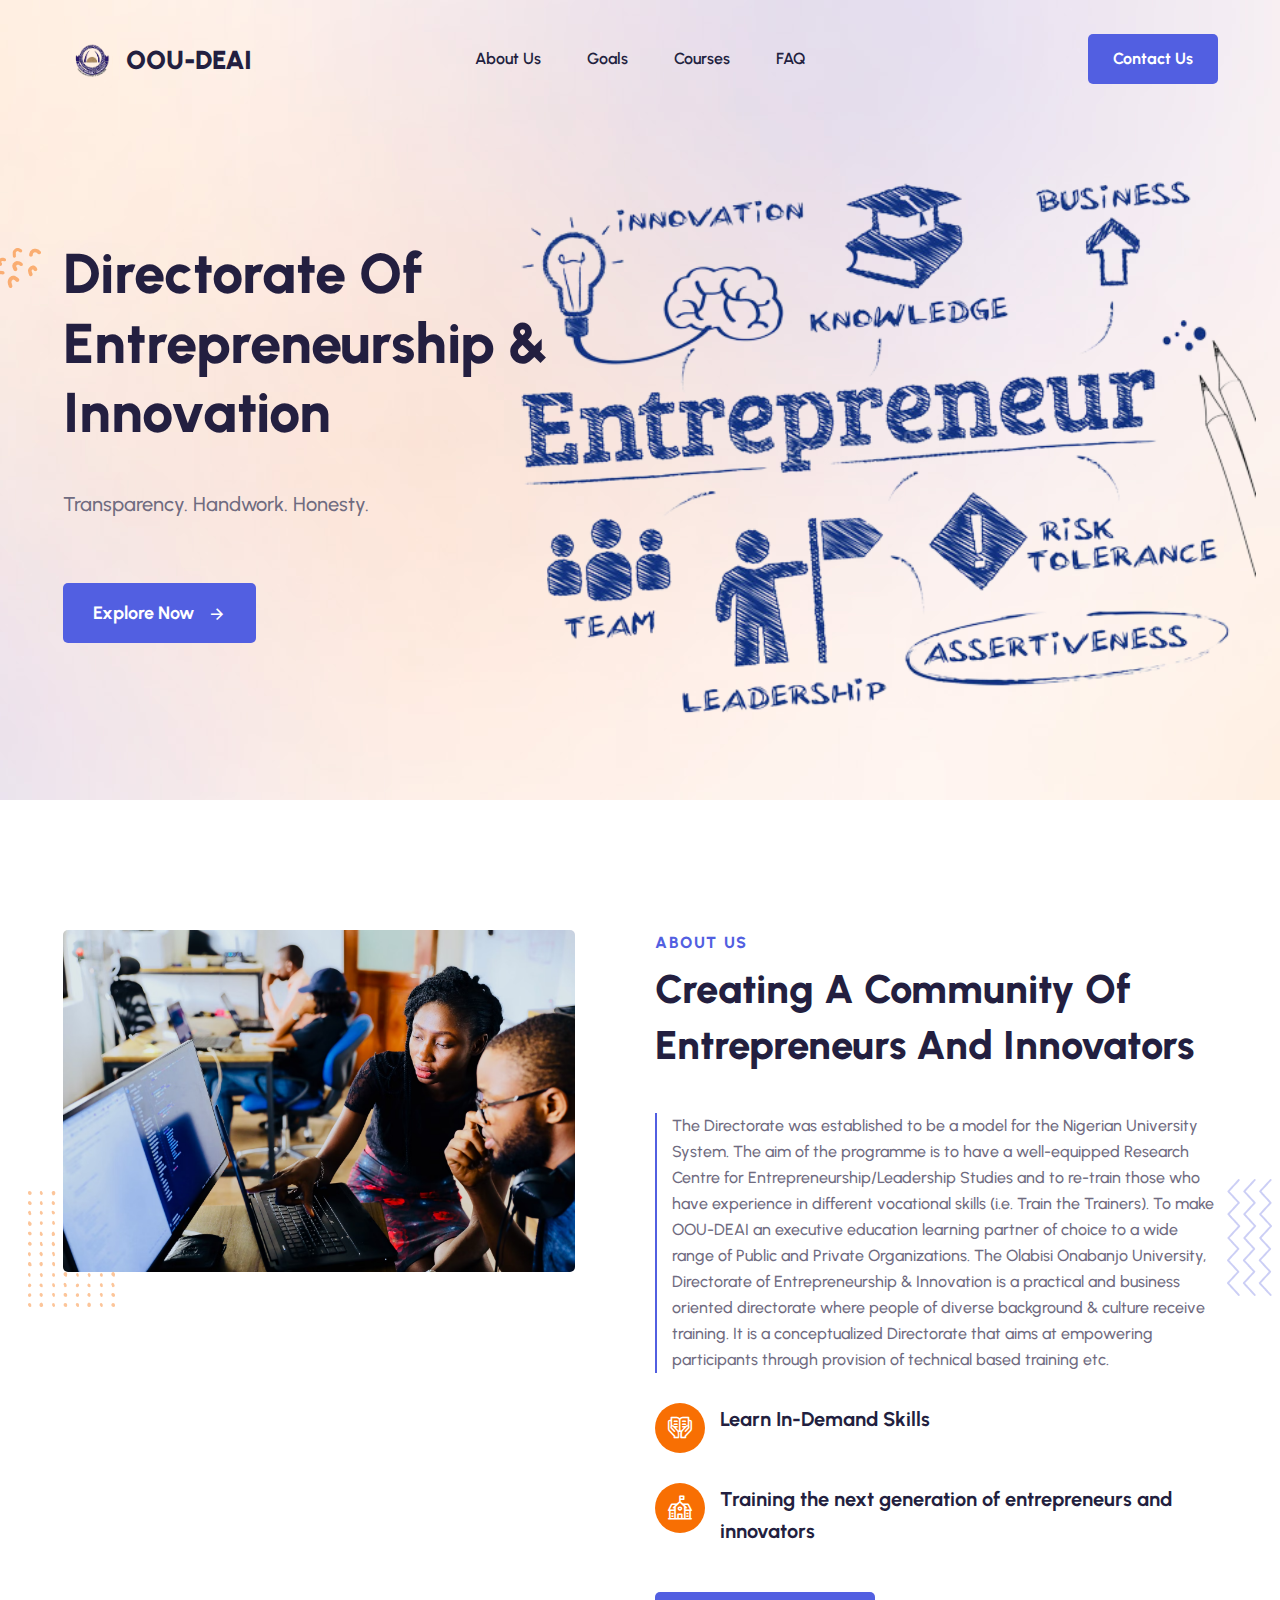
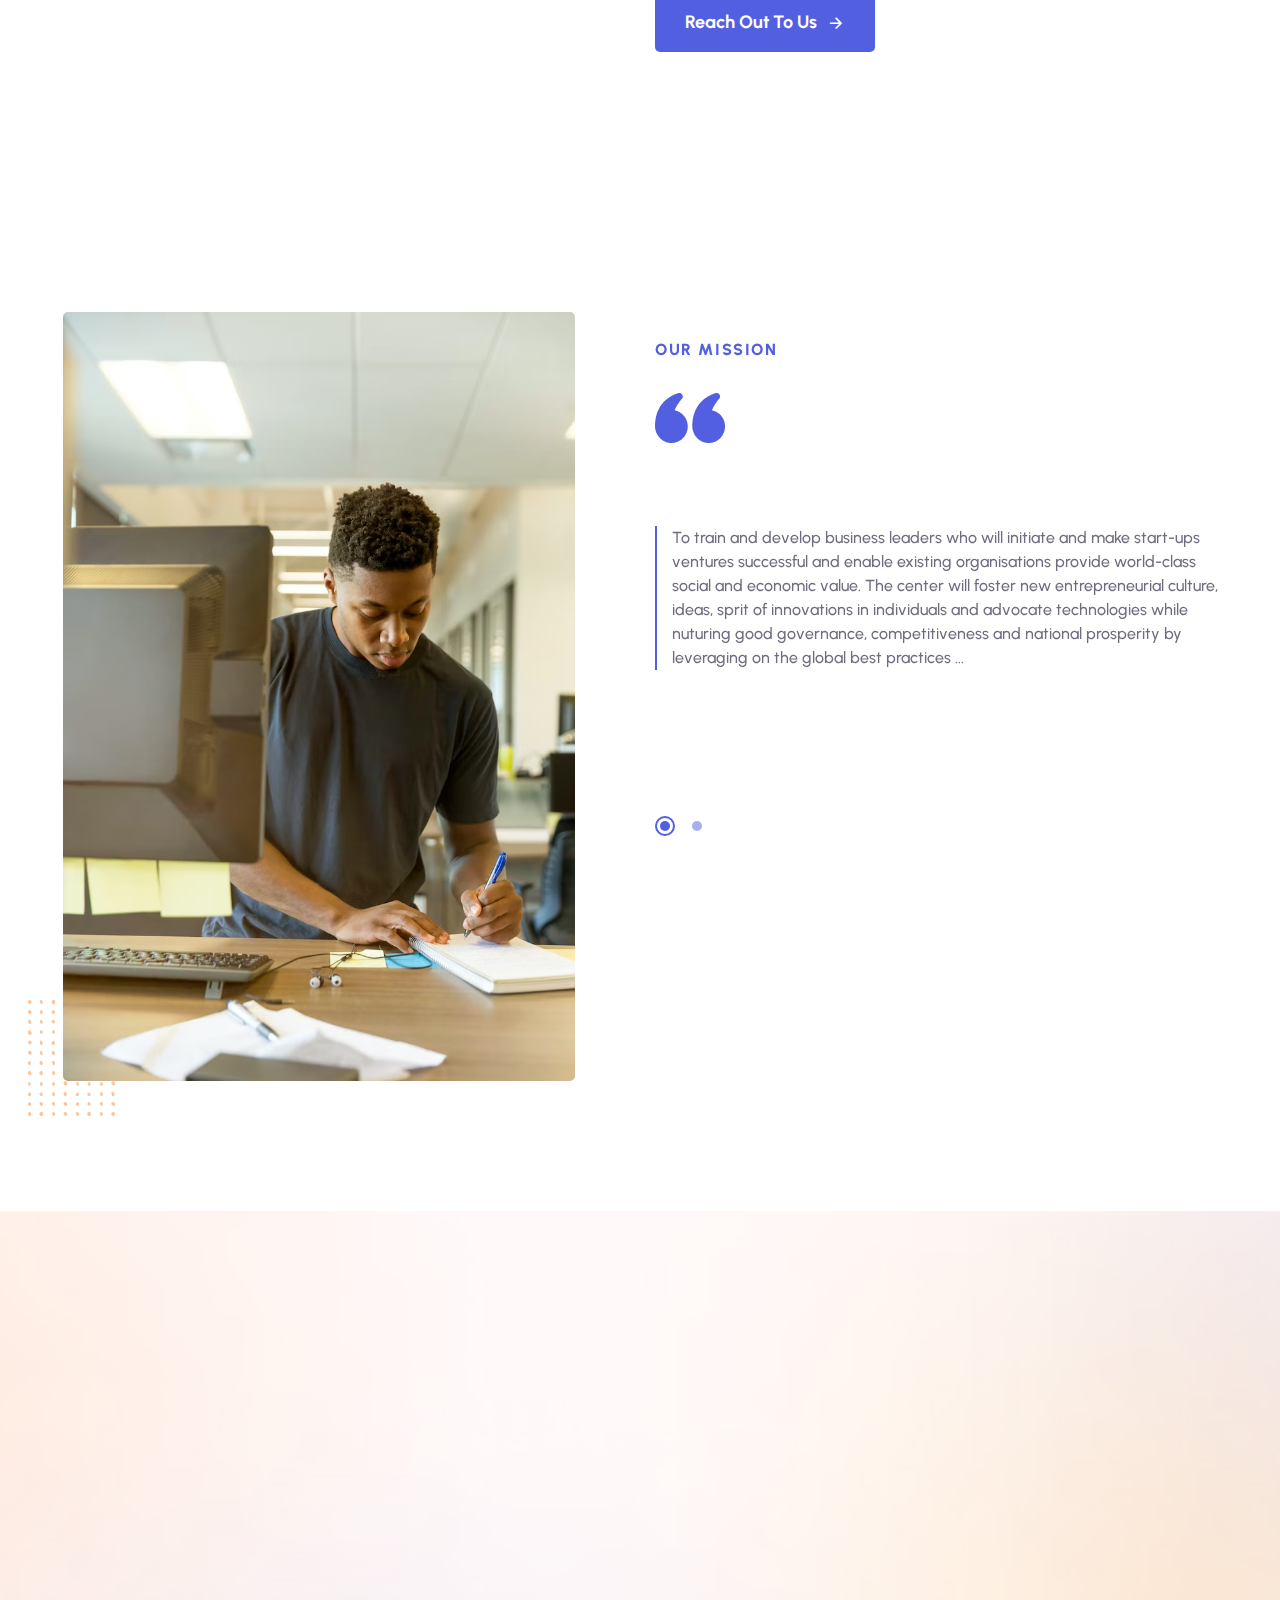
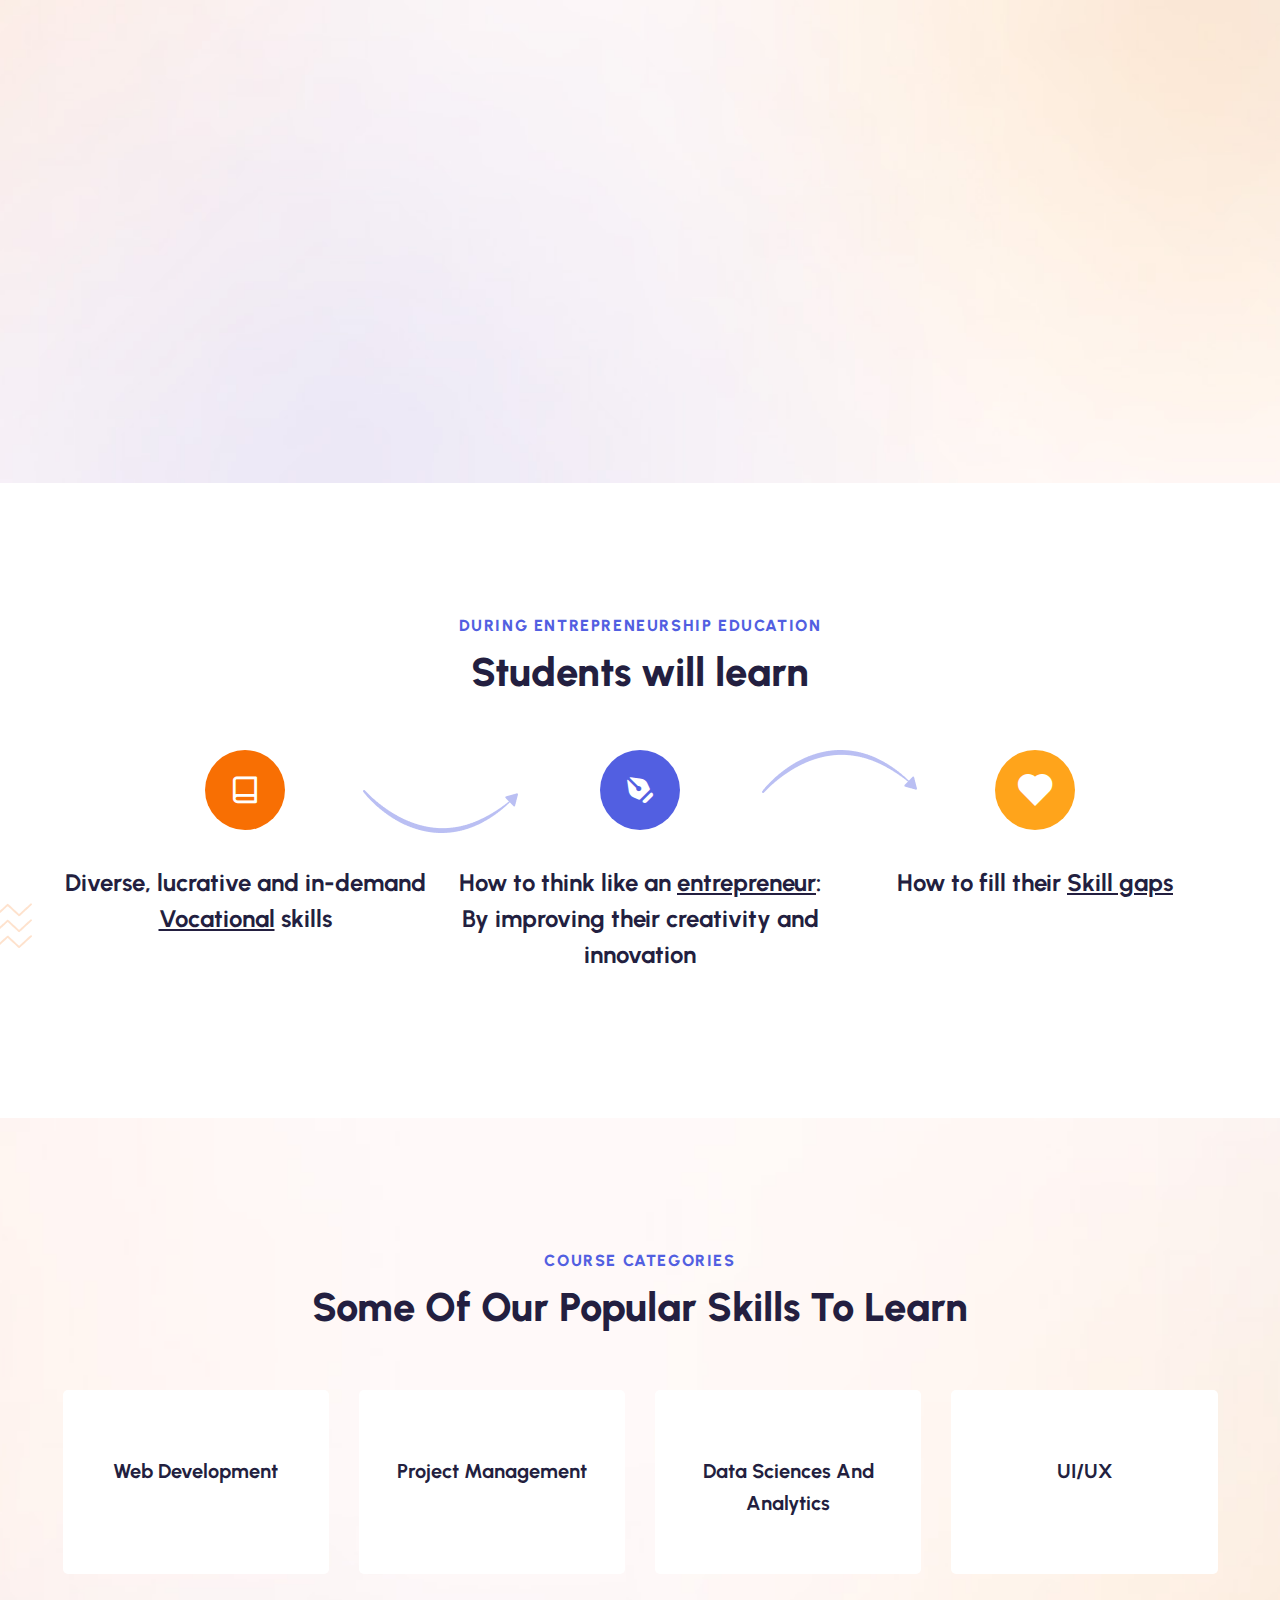
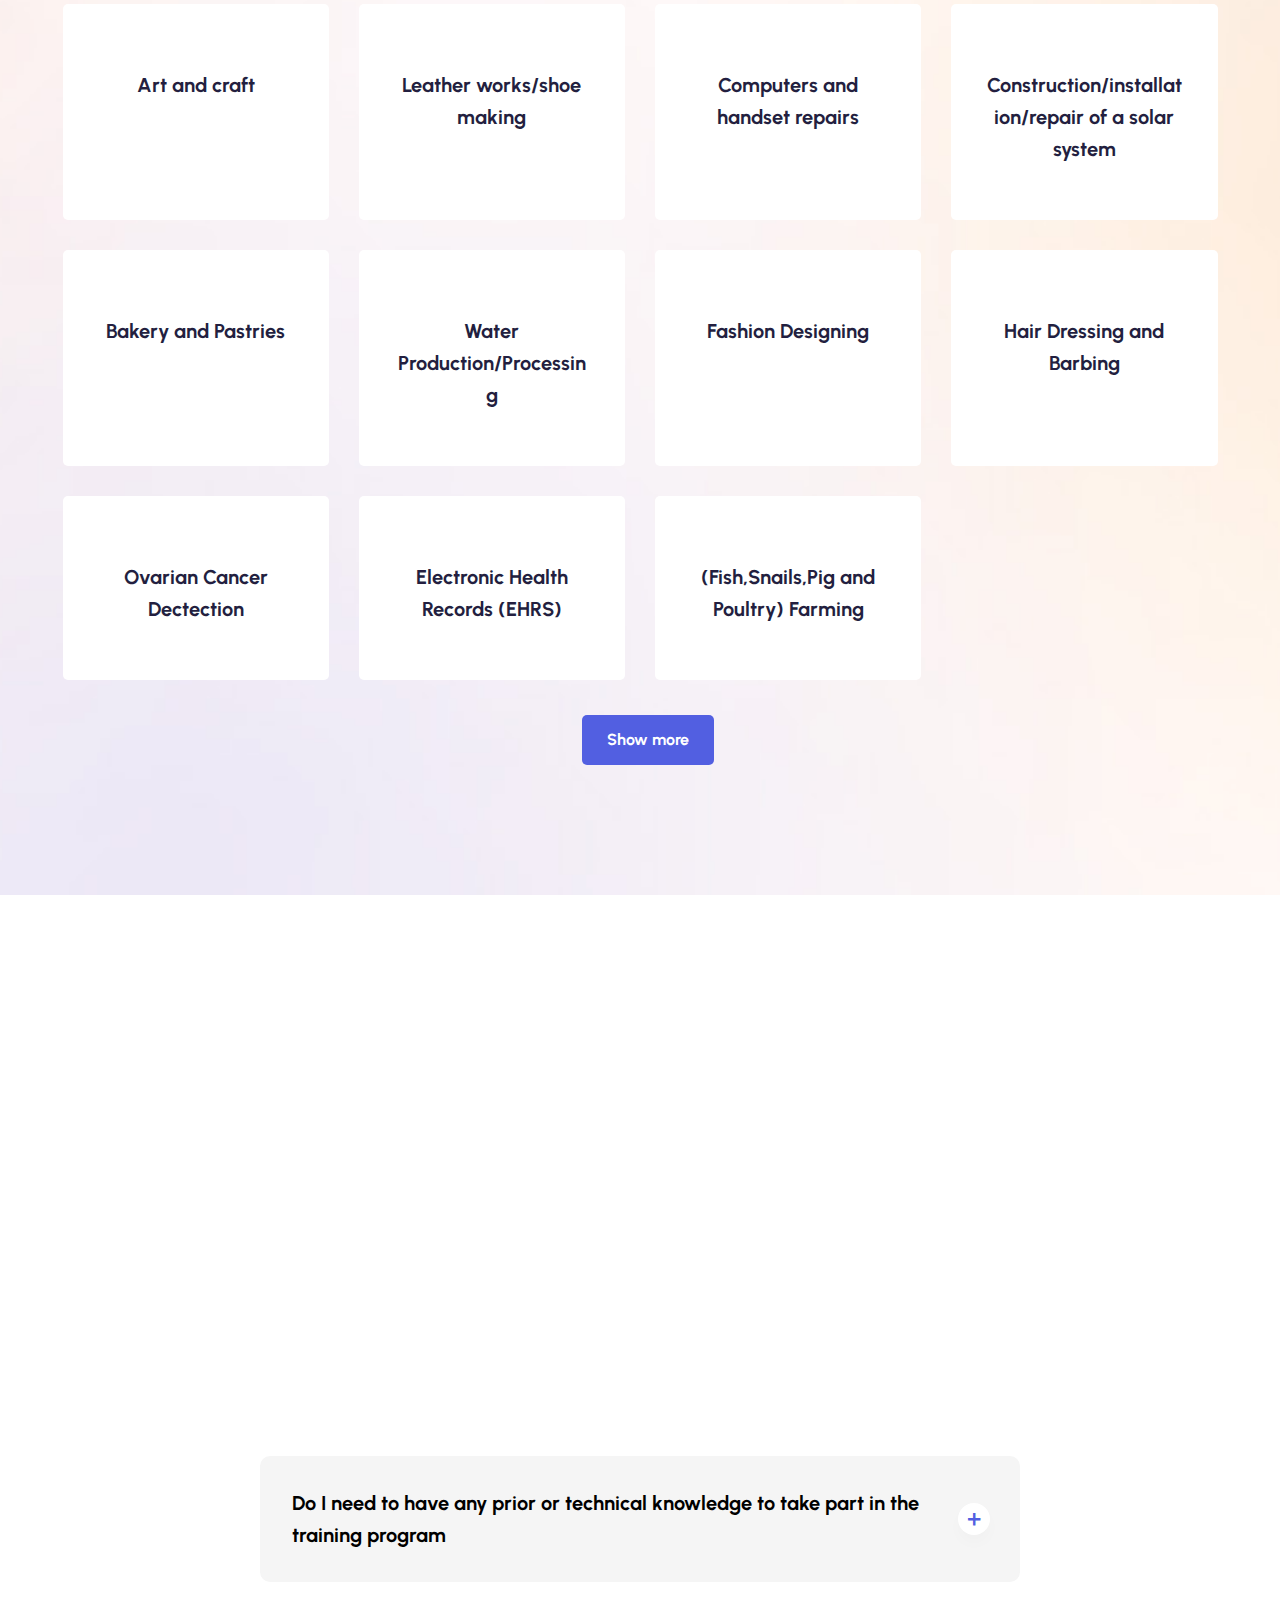
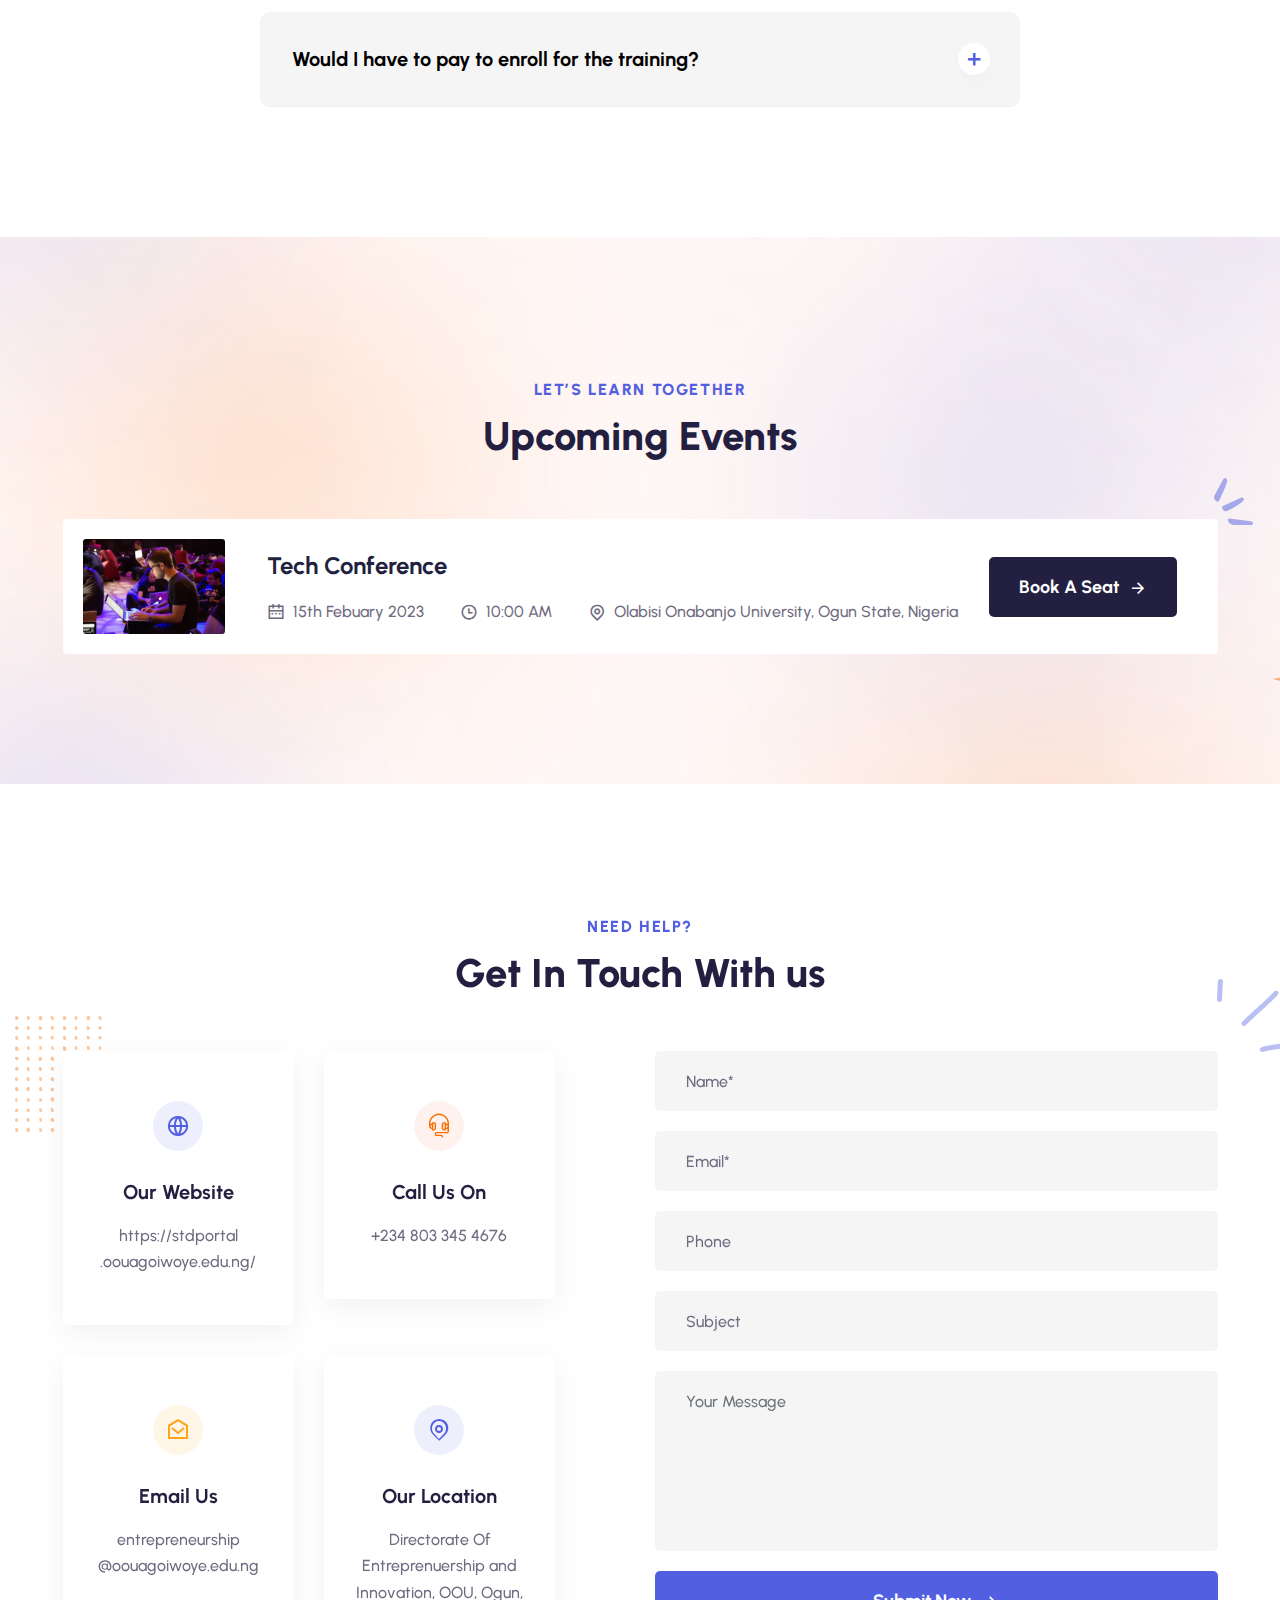
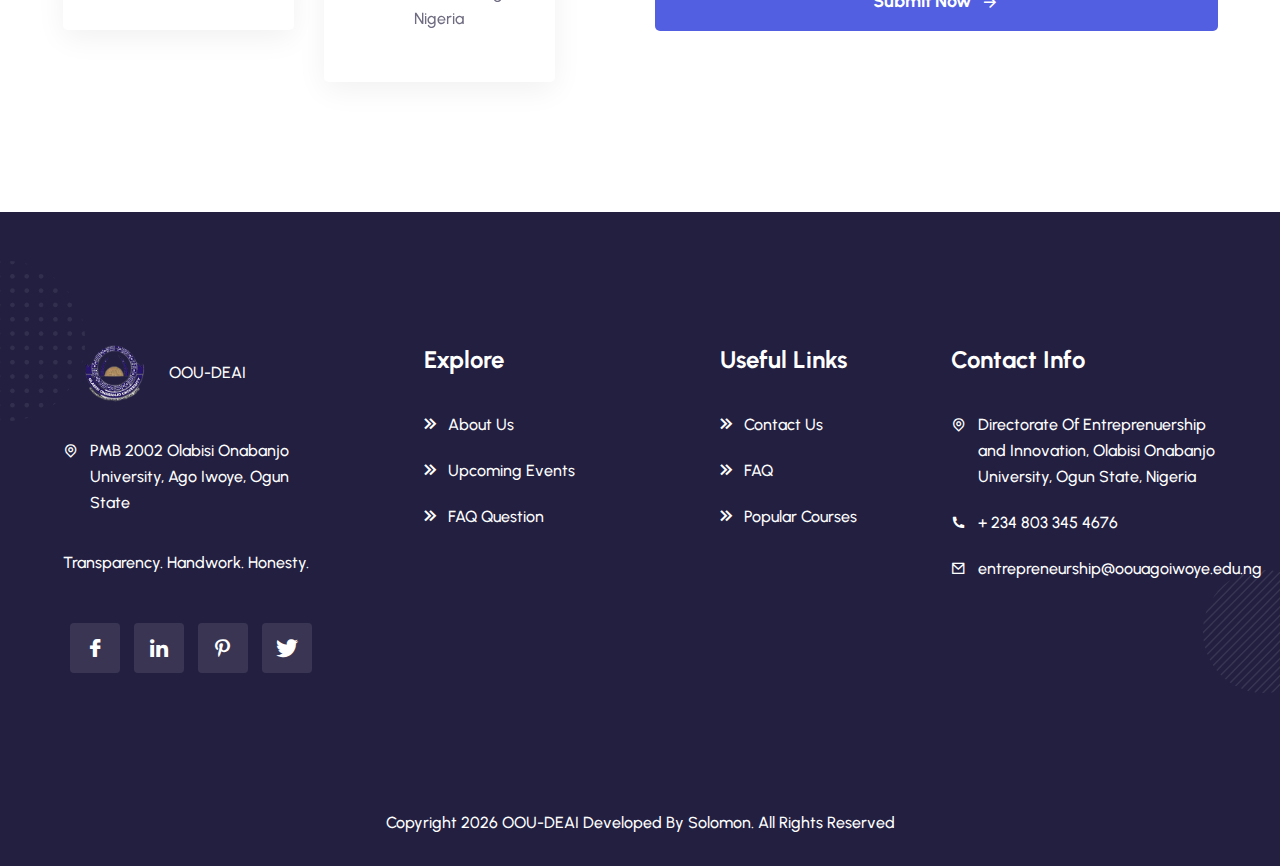
<file: index.html>
<!DOCTYPE html>
<html class="no-js" lang="en">
  <head>
    <meta charset="utf-8" />
    <meta http-equiv="x-ua-compatible" content="ie=edge" />
    <title>OOU - Directorate of Entrepreneurship and Innovation</title>
    <meta name="robots" content="noindex, follow" />
    <meta name="description" content="" />
    <meta
      name="viewport"
      content="width=device-width, initial-scale=1, shrink-to-fit=no"
    />
    <!-- Favicon -->
    <link
      rel="shortcut icon"
      type="image/x-icon"
      href="./images/oouLogo.jpeg"
    />

    <!-- CSS
	============================================ -->
    <link rel="stylesheet" href="css/bootstrap.min.css" />
    <link rel="stylesheet" href="css/remixicon.css" />
    <link rel="stylesheet" href="css/eduvibe-font.css" />
    <link rel="stylesheet" href="css/magnifypopup.css" />
    <link rel="stylesheet" href="css/slick.css" />
    <link rel="stylesheet" href="css/odometer.css" />
    <link rel="stylesheet" href="css/lightbox.css" />
    <link rel="stylesheet" href="css/animation.css" />
    <link rel="stylesheet" href="css/jqueru-ui-min.css" />
    <link rel="stylesheet" href="css/style.css" />
    <link rel="stylesheet" href="css/custom.css" />
  </head>

  <body>
    <div class="main-wrapper">
      <header
        class="edu-header header-sticky header-transparent header-style-2 header-default"
      >
        <div class="container">
          <div class="row align-items-center">
            <div class="col-lg-4 col-xl-3 col-md-6 col-6">
              <div class="logo">
                <a href="#" style="align-items: center">
                  <img
                    class="logo-light"
                    src="./images/oouLogo-removebg.png"
                    alt="Site Logo"
                  />
                  <span
                    style="
                      font-size: 2.6rem;
                      font-weight: 900;
                      vertical-align: middle;
                    "
                    id="page--title"
                    >OOU-DEAI</span
                  >
                </a>
              </div>
            </div>

            <div class="col-lg-6 d-none d-xl-block">
              <nav class="mainmenu-nav d-none d-lg-block">
                <ul class="mainmenu">
                  <li><a href="#about-us">About Us</a></li>
                  <li><a href="#goals">Goals</a></li>
                  <li><a href="#courses">Courses</a></li>
                  <li><a href="#faq">FAQ</a></li>
                </ul>
              </nav>
            </div>

            <div class="col-lg-8 col-xl-3 col-md-6 col-6">
              <div class="header-right d-flex justify-content-end">
                <div class="header-menu-bar">
                  <div
                    class="quote-icon quote-user d-none d-md-block ml--15 ml_sm--5"
                  >
                    <a
                      class="edu-btn btn-medium header-purchase-btn"
                      href="#contact"
                      >Contact Us</a
                    >
                  </div>
                </div>
                <div class="mobile-menu-bar ml--15 ml_sm--5 d-block d-xl-none">
                  <div class="hamberger">
                    <button class="white-box-icon hamberger-button">
                      <i class="ri-menu-line"></i>
                    </button>
                  </div>
                </div>
              </div>
            </div>
          </div>
        </div>
      </header>

      <div class="popup-mobile-menu">
        <div class="inner">
          <div class="header-top">
            <div class="logo">
              <a href="index.html">
                <img src="./images/oouLogo-removebg.png" alt="Site Logo" />
              </a>
              <span style="font-size: 2.5rem; vertical-align: middle"
                >OOU-DEAI</span
              >
            </div>
            <div class="close-menu">
              <button class="close-button">
                <i class="ri-close-line"></i>
              </button>
            </div>
          </div>
          <ul class="mainmenu">
            <li><a href="#about-us">About Us</a></li>
            <li><a href="#goals">Goals</a></li>
            <li><a href="#courses">Courses</a></li>
            <li><a href="#faq">FAQ</a></li>
          </ul>
        </div>
      </div>

      <!-- Start Sldier Area  -->
      <div class="slider-area eduvibe-landing-banner bg-image" id="intro">
        <div class="d-flex align-items-center height-800">
          <div class="container eduvibe-animated-shape">
            <div class="row g-5 align-items-center">
              <div class="col-lg-6">
                <div class="inner">
                  <div class="content text-start">
                    <h1
                      class="title"
                      data-sal-delay="200"
                      data-sal="slide-up"
                      data-sal-duration="800"
                    >
                      Directorate Of Entrepreneurship &amp; Innovation
                    </h1>
                    <p
                      data-sal-delay="200"
                      data-sal="slide-up"
                      data-sal-duration="800"
                    >
                      Transparency. Handwork. Honesty.
                      <!-- Explore. Develop. Deliver. -->
                    </p>
                    <div
                      class="btn-group-vertical"
                      data-sal-delay="300"
                      data-sal="slide-up"
                      data-sal-duration="800"
                    >
                      <a class="edu-btn left-button" href="#about-us"
                        >Explore Now
                        <i class="icon-arrow-right-line-right"></i>
                      </a>
                    </div>
                  </div>
                </div>
              </div>
              <div class="col-lg-6">
                <div class="banner-image">
                  <div class="banner-main-image header_image">
                    <!-- <img class="landing-banner-hero-img" src="./images/tablet-mobile-view.png" alt="Tablet &amp; Mobile View"> -->
                    <img
                      class="landing-banner-hero-img"
                      src="./images/banner1-removebg-preview.png"
                      alt="Tablet &amp; Mobile View"
                    />
                  </div>
                </div>
              </div>
            </div>

            <div class="shape-wrapper">
              <div class="shape-dot-wrapper shape-wrapper d-xl-block d-none">
                <div class="shape-image shape-image-1">
                  <img src="./images/shape-11-08.png" alt="Shape Thumb" />
                </div>
                <div class="shape-image shape-image-2">
                  <img src="./images/shape-03.png" alt="Shape Thumb" />
                </div>
                <div class="shape-image shape-image-3">
                  <img src="./images/shape-23-02.png" alt="Shape Thumb" />
                </div>
              </div>
            </div>
          </div>
        </div>
      </div>
      <!-- End Sldier Area  -->

      <!-- Start of About us -->

      <div
        id="about-us"
        class="edu-about-area about-style-1 edu-section-gap bg-color-white"
      >
        <div class="container">
          <div class="row g-5">
            <div class="col-lg-6">
              <div class="about-image-gallery" style="margin-right: 50px">
                <img
                  class="image-1"
                  src="./images/students_innovation.png"
                  alt="About Main Thumb"
                />
                <div class="shape-image shape-image-1">
                  <img src="./images/shape-04-01.png" alt="Shape Thumb" />
                </div>
              </div>
            </div>
            <div class="col-lg-6">
              <div class="inner">
                <div
                  class="section-title sal-animate"
                  data-sal-delay="150"
                  data-sal="slide-up"
                  data-sal-duration="800"
                >
                  <span class="pre-title">About Us</span>
                  <h3 class="title">
                    Creating A Community Of Entrepreneurs And Innovators
                  </h3>
                </div>
                <p
                  class="description sal-animate"
                  data-sal-delay="150"
                  data-sal="slide-up"
                  data-sal-duration="800"
                >
                  The Directorate was established to be a model for
                  the Nigerian University System. The aim of the programme is to
                  have a well-equipped Research Centre for
                  Entrepreneurship/Leadership Studies and to re-train those who
                  have experience in different vocational skills (i.e. Train the
                  Trainers). To make OOU-DEAI an executive education learning
                  partner of choice to a wide range of Public and Private
                  Organizations. The Olabisi Onabanjo University, Directorate of
                  Entrepreneurship & Innovation is a practical and business
                  oriented directorate where people of diverse background &
                  culture receive training. It is a conceptualized Directorate
                  that aims at empowering participants through provision of
                  technical based training etc.
                </p>
                <div class="about-feature-list">
                  <!-- Start Single Feature  -->
                  <div
                    class="our-feature sal-animate"
                    data-sal-delay="150"
                    data-sal="slide-up"
                    data-sal-duration="800"
                  >
                    <div class="icon">
                      <i class="icon-Hand---Book"></i>
                    </div>
                    <div class="feature-content">
                      <h6 class="feature-title">Learn In-Demand Skills</h6>
                      <!-- <p class="feature-description">
                        It is a long established fact that a reader will be
                        distracted by this on readable content of when looking
                        at its layout.
                      </p> -->
                    </div>
                  </div>
                  <!-- End Single Feature  -->

                  <!-- Start Single Feature  -->
                  <div
                    class="our-feature sal-animate"
                    data-sal-delay="150"
                    data-sal="slide-up"
                    data-sal-duration="800"
                  >
                    <div class="icon">
                      <i class="icon-Campus"></i>
                    </div>
                    <div class="feature-content">
                      <h6 class="feature-title">
                        Training the next generation of entrepreneurs and
                        innovators
                      </h6>
                      <!-- <p class="feature-description">
                        It is a long established fact that a reader will be
                        distracted by this on readable content of when looking
                        at its layout.
                      </p> -->
                    </div>
                  </div>
                  <!-- End Single Feature  -->
                </div>
                <div
                  class="read-more-btn sal-animate"
                  data-sal-delay="150"
                  data-sal="slide-up"
                  data-sal-duration="800"
                >
                  <a class="edu-btn" href="#contact"
                    >Reach Out To Us<i class="icon-arrow-right-line-right"></i
                  ></a>
                </div>
                <div class="shape shape-6 about-parallax-2 d-xl-block d-none">
                  <img src="./images/shape-07.png" alt="Shape Thumb" />
                </div>
              </div>
            </div>
          </div>
        </div>
      </div>
    </div>

    <!-- End of About us -->

    <!-- Start of Vision -->

    <div
      id="about-us"
      class="edu-about-area about-style-1 edu-section-gap bg-color-white"
    >
      <div class="container eduvibe-animated-shape">
        <div class="row g-5">
          <div class="col-lg-6">
            <div class="about-image-gallery" style="margin-right: 50px">
              <img
                class="image-1"
                src="./images/students_innovation2.png"
                alt="About Main Thumb"
              />
              <div class="shape-image shape-image-1">
                <img src="./images/shape-04-01.png" alt="Shape Thumb" />
              </div>
            </div>
          </div>
          <div class="col-lg-6">
            <div
              class="testimonial-activation testimonial-item-1 testimonial-style-1 edu-slick-button slick-button-left"
            >
              <!-- Start Single Testimonial  -->
              <div class="single-testimonial">
                <div class="inner">
                  <div
                    class="section-title sal-animate"
                    data-sal-delay="150"
                    data-sal="slide-up"
                    data-sal-duration="800"
                  >
                    <span class="pre-title">Our Mission</span>
                  </div>
                  <div class="quote-sign" style="margin-top: 25px">
                    <img src="./images/quote.png" alt="Quote Images" />
                  </div>
                  <p
                    class="description"
                    style="margin-top: 25px; font-size: 16px"
                  >
                    To train and develop business leaders who will initiate and
                    make start-ups ventures successful and enable existing
                    organisations provide world-class social and economic value.
                    The center will foster new entrepreneurial culture, ideas,
                    sprit of innovations in individuals and advocate
                    technologies while nuturing good governance, competitiveness
                    and national prosperity by leveraging on the global best
                    practices ...
                    <!-- To provide functional cost-effective flexible learning which
                    adds life-long value to student’s entrepreneurial
                    initiative, creativity, research, and innovation? -->
                  </p>
                </div>
              </div>
              <!-- End Single Testimonial  -->

              <!-- Start Single Testimonial  -->
              <div class="single-testimonial">
                <div class="inner">
                  <div
                    class="section-title sal-animate"
                    data-sal-delay="150"
                    data-sal="slide-up"
                    data-sal-duration="800"
                  >
                    <span class="pre-title">Our Vision</span>
                  </div>
                  <div
                    class="quote-sign"
                    style="margin-top: 25px; font-size: 16px"
                  >
                    <img src="./images/quote.png" alt="Quote Images" />
                  </div>
                  <p class="description" style="margin-top: 25px">
                    “ To be regarded as the top-tier entrepreneurship and
                    general study centre anchored by the university that nutures
                    highly successful entrepreneurs and enhances the managerial
                    capacity of organisations. "
                  </p>
                </div>
              </div>
            </div>
          </div>
        </div>
      </div>
    </div>

    <!-- End of Vision  -->

    <!-- Start of Goals  -->

    <div class="edu-demo-course-layout edu-section-gap bg-image" id="goals">
      <div class="container eduvibe-animated-shape">
        <div class="row">
          <div class="col-lg-12">
            <div
              class="pre-section-title text-center"
              data-sal-delay="150"
              data-sal="slide-up"
              data-sal-duration="800"
            >
              <span class="color-primary pretitle" style="font-size: 2.6rem"
                >Our Goals and Objectives</span
              >
              <!-- <h3 class="title">
                <span class="color-primary">05</span> Our Goals and Objectives
              </h3> -->
            </div>
          </div>
        </div>

        <div class="row g-5 mt--10">
          <!-- Start Single Demo (Goal)  -->
          <div
            class="col-lg-6 col-md-12 col-sm-12 col-12"
            data-sal-delay="150"
            data-sal="slide-up"
            data-sal-duration="800"
          >
            <div class="inner mt_md--40 mt_sm--20">
              <div
                class="section-title sal-animate"
                data-sal-delay="150"
                data-sal="slide-up"
                data-sal-duration="800"
              >
                <span class="pre-title">General Philosophy/ Goal</span>
                <h5>
                  The Directorate has two main functions- to build soft skills
                  into students by exposing them to general courses and to
                  prepare them to be self-reliant; hence the focus on
                  entrepreneurship and general studies. Therefore, the goals are
                  to produce:
                </h5>
              </div>

              <div
                class="feature-list-wrapper sal-animate"
                data-sal-delay="150"
                data-sal="slide-up"
                data-sal-duration="800"
              >
                <div class="feature-list" style="flex-basis: 100%">
                  <i class="icon-checkbox-circle-fill"></i>
                  Graduates with some value addition over and above their field
                  of study for being self-reliant.
                </div>
                <div class="feature-list" style="flex-basis: 100%">
                  <i class="icon-checkbox-circle-fill"></i>
                  Well-rounded, morally and intellectually capable graduates
                  with vision and entrepreneurial skills in an environment of
                  peace and social cohesiveness
                </div>
              </div>
            </div>
          </div>
          <!-- End Single Demo (Goal) -->

          <!-- Start Single Demo (Objective)  -->
          <div
            class="col-lg-6 col-md-12 col-sm-12 col-12"
            data-sal-delay="150"
            data-sal="slide-up"
            data-sal-duration="800"
          >
            <div class="inner mt_md--40 mt_sm--20">
              <div
                class="section-title sal-animate"
                data-sal-delay="150"
                data-sal="slide-up"
                data-sal-duration="800"
              >
                <span class="pre-title">Objectives</span>
                <h5 class="">Specifically, the objectives are:</h5>
              </div>

              <div
                class="feature-list-wrapper sal-animate"
                data-sal-delay="150"
                data-sal="slide-up"
                data-sal-duration="800"
              >
                <div class="feature-list">
                  <i class="icon-checkbox-circle-fill"></i>
                  Empower students to be able to harness opportunities and be
                  self-reliance as they become job-creators and job seekers
                </div>

                <div class="feature-list">
                  <i class="icon-checkbox-circle-fill"></i>
                  Creating and promoting entrepreneurial awareness
                  opportunities.
                </div>

                <div class="feature-list">
                  <i class="icon-checkbox-circle-fill"></i>
                  identify the potential of each student, reduce/eliminate
                  students frustration
                </div>

                <div class="feature-list">
                  <i class="icon-checkbox-circle-fill"></i>
                  Imparting entrepreneurial skills in the students, staff
                  members of our host communities and others
                </div>

                <div class="feature-list">
                  <i class="icon-checkbox-circle-fill"></i>
                  Having a programme for prospective retires for them to plan
                  well for the future
                </div>

                <div class="feature-list">
                  <i class="icon-checkbox-circle-fill"></i>
                  Making employers of labour in OOU graduates, thereby
                  contributing to reducing of employment and poverty alleviation
                  in Nigeria.
                </div>
                <div class="feature-list">
                  <i class="icon-checkbox-circle-fill"></i>
                  Offering supportive programmes to small scale entreprises
                  (SSE) Operators in the community.
                </div>

                <!-- <div class="feature-list">
                  <i class="icon-checkbox-circle-fill"></i>
                  Acquisition, development, and inculcation of the proper
                  value-orientation for the survival of an individual and
                  society
                </div>
                <div class="feature-list">
                  <i class="icon-checkbox-circle-fill"></i>

                  To prepare the students for a post university life with
                  opportunities for job creation and entrepreneurial skills
                </div>
                <div class="feature-list">
                  <i class="icon-checkbox-circle-fill"></i>

                  To promote the culture of entrepreneurship among OOU students
                </div>
                <div class="feature-list">
                  <i class="icon-checkbox-circle-fill"></i>
                  To identify students with creative and innovation ideas for
                  start-ups
                </div>
                <div class="feature-list">
                  <i class="icon-checkbox-circle-fill"></i>
                  To produce graduates who will be capable to communicate
                  effectively
                </div>
                <div class="feature-list">
                  <i class="icon-checkbox-circle-fill"></i>
                  To develop the intellectual capacities of the students to
                  understand, appreciate, and promote peaceful co-existence.
                </div>
                <div class="feature-list">
                  <i class="icon-checkbox-circle-fill"></i>
                  To expose graduates of Olabisi Onabanjo University of Nigeria
                  to the rudiment of ICT for computer literacy and ability to
                  live usefully in this ICT age
                </div> -->
              </div>
            </div>
          </div>
          <!-- End Single Demo (Objective) -->
        </div>

        <div class="shape-dot-wrapper shape-wrapper d-xl-block d-none">
          <div class="shape-image shape-image-1">
            <img src="./images/shape-05-06.png" alt="Shape Thumb" />
          </div>
          <div class="shape-image scene shape-image-2">
            <img src="./images/shape-13-05.png" alt="Shape Thumb" />
          </div>
          <div class="shape-image scene shape-image-3">
            <img src="./images/shape-07-03.png" alt="Shape Thumb" />
          </div>
        </div>
      </div>
    </div>

    <!-- End of Goals  -->

    <!-- Start Learning ootcomes -->

    <div
      class="landing-demo-features edu-section-gap bg-color-white"
      id="features"
    >
      <div class="container eduvibe-animated-shape">
        <div class="row">
          <div class="col-lg-12">
            <div
              class="section-title text-center sal-animate"
              data-sal-delay="150"
              data-sal="slide-up"
              data-sal-duration="800"
            >
              <span class="pre-title">During entrepreneurship education</span>
              <h3 class="title">Students will learn</h3>
            </div>
          </div>
        </div>
        <div class="row g-5 mt--20">
          <!-- Start Service Grid  -->
          <div
            class="service-card-single col-lg-4 col-md-6 col-12 sal-animate"
            data-sal-delay="150"
            data-sal="slide-up"
            data-sal-duration="800"
          >
            <div class="service-card service-card-7 shape-bg-1">
              <div class="inner">
                <div class="icon">
                  <a href="#">
                    <i class="icon-book-line"></i>
                  </a>
                </div>
                <div class="content">
                  <h6 class="title">
                    <a href="#">
                      Diverse, lucrative and in-demand <u>Vocational</u> skills
                      <!-- Discover and direct their innate abilities for economic viability -->
                    </a>
                  </h6>
                </div>
              </div>
            </div>
          </div>
          <!-- End Service Grid  -->

          <!-- Start Service Grid  -->
          <div
            class="service-card-single col-lg-4 col-md-6 col-12 sal-animate"
            data-sal-delay="150"
            data-sal="slide-up"
            data-sal-duration="800"
          >
            <div class="service-card service-card-7 shape-bg-2">
              <div class="inner">
                <div class="icon">
                  <a href="#">
                    <!-- <i class="icon-shopping-basket-2-line"></i> -->
                    <i class="icon-pentool"></i>
                  </a>
                </div>
                <div class="content">
                  <h6 class="title">
                    <a href="#">
                      How to think like an <u>entrepreneur</u>: By improving
                      their creativity and innovation</a
                    >
                  </h6>
                </div>
              </div>
            </div>
          </div>
          <!-- End Service Grid  -->

          <!-- Start Service Grid  -->
          <div
            class="service-card-single col-lg-4 col-md-6 col-12 sal-animate"
            data-sal-delay="150"
            data-sal="slide-up"
            data-sal-duration="800"
          >
            <div class="service-card service-card-7 shape-bg-3">
              <div class="inner">
                <div class="icon">
                  <a href="#">
                    <i class="icon-Heart"></i>
                  </a>
                </div>
                <div class="content">
                  <h6 class="title">
                    <a href="#">
                      <!-- Direct their passion for their new discoveries -->
                      How to fill their <u>Skill gaps</u>
                    </a>
                  </h6>
                </div>
              </div>
            </div>
          </div>
          <!-- End Service Grid  -->
        </div>

        <div class="shape-dot-wrapper shape-wrapper d-xl-block d-none">
          <div class="shape-image shape-image-1">
            <img src="./images/shape-07-02.png" alt="Shape Thumb" />
          </div>
          <div class="shape-image shape-image-2">
            <img src="./images/shape-04-07.png" alt="Shape Thumbb" />
          </div>
          <div class="shape-image shape-image-3">
            <img src="./images/shape-13-11.png" alt="Shape Thumb" />
          </div>
        </div>
      </div>
    </div>

    <!-- End Learning ootcomes -->

    <!-- Start Courses area -->

    <!-- edu-demo-course-layout edu-section-gap bg-image -->

    <div
      class="sercice-area eduvibe-service-four edu-demo-course-layout edu-section-gap bg-image"
      id="courses"
    >
      <div class="container eduvibe-animated-shape">
        <div class="row">
          <div class="col-lg-12">
            <div
              class="section-title text-center sal-animate"
              data-sal-delay="150"
              data-sal="slide-up"
              data-sal-duration="800"
            >
              <span class="pre-title">Course Categories</span>
              <h3 class="title">Some Of Our Popular Skills To Learn</h3>
            </div>
          </div>
        </div>
        <!-- <marquee behavior="" direction="" scrollamount="20"> -->
        <div class="row g-5 mt--25">
          <!-- Start Service Grid  -->
          <div
            class="col-lg-3 col-md-6 col-sm-6 col-12 sal-animate"
            data-sal-delay="150"
            data-sal="slide-up"
            data-sal-duration="800"
          >
            <div class="service-card service-card-4">
              <div class="inner">
                <div class="icon">
                  <i class="icon-compass"></i>
                  <span class="subtitle">29 Courses</span>
                </div>
                <div class="content">
                  <h6 class="title"><a href="#">Web Development</a></h6>
                  <p class="description">
                    We train you on how to create website layout/user interfaces
                    by using standard HTML/CSS practices, and how to integrate
                    data from various back-end services and databases
                  </p>
                </div>
              </div>
            </div>
          </div>
          <!-- End Service Grid  -->

          <!-- Start Service Grid  -->
          <div
            class="col-lg-3 col-md-6 col-sm-6 col-12 sal-animate"
            data-sal-delay="150"
            data-sal="slide-up"
            data-sal-duration="800"
          >
            <div class="service-card service-card-4">
              <div class="inner">
                <div class="icon">
                  <i class="icon-microscopes"></i>
                  <span class="subtitle">35 Courses</span>
                </div>
                <div class="content">
                  <h6 class="title"><a href="#">Project Management</a></h6>
                  <p class="description">
                    We will train you on how to coordinate people and processes
                    to ensure that projects are delivered on time and desired
                    result are produced
                  </p>
                </div>
              </div>
            </div>
          </div>
          <!-- End Service Grid  -->

          <!-- Start Service Grid  -->
          <div
            class="col-lg-3 col-md-6 col-sm-6 col-12 sal-animate"
            data-sal-delay="150"
            data-sal="slide-up"
            data-sal-duration="800"
          >
            <div class="service-card service-card-4">
              <div class="inner">
                <div class="icon">
                  <i class="icon-student-read"></i>
                  <span class="subtitle">40 Courses</span>
                </div>
                <div class="content">
                  <h6 class="title">
                    <a href="#">Data Sciences And Analytics</a>
                  </h6>
                  <p class="description">
                    We will train you on how to collect and analyse data, how to
                    build models to address business problems and present
                    information using data visualization techniques
                  </p>
                </div>
              </div>
            </div>
          </div>
          <!-- End Service Grid  -->

          <!-- Start Service Grid  -->
          <div
            class="col-lg-3 col-md-6 col-sm-6 col-12 sal-animate"
            data-sal-delay="150"
            data-sal="slide-up"
            data-sal-duration="800"
          >
            <div class="service-card service-card-4">
              <div class="inner">
                <div class="icon">
                  <i class="icon-calculator"></i>
                  <span class="subtitle">40 Courses</span>
                </div>
                <div class="content">
                  <h6 class="title"><a href="#">UI/UX</a></h6>
                  <p class="description">
                    We will train you on how to create the user interface for an
                    app, website, or other interactive media, how to collaborate
                    with product managers and engineers to gather requirements
                    from users before designing ideas
                  </p>
                </div>
              </div>
            </div>
          </div>
          <!-- End Service Grid  -->

          <!-- Start Service Grid  -->
          <div
            class="col-lg-3 col-md-6 col-sm-6 col-12 sal-animate"
            data-sal-delay="150"
            data-sal="slide-up"
            data-sal-duration="800"
          >
            <div class="service-card service-card-4">
              <div class="inner">
                <div class="icon">
                  <i class="icon-science"></i>
                  <span class="subtitle">27 Courses</span>
                </div>
                <div class="content">
                  <h6 class="title"><a href="#">Art and craft</a></h6>
                  <p class="description">
                    We will train you on how to build and write clean and
                    efficient Softwares and algorithms.
                  </p>
                </div>
              </div>
            </div>
          </div>
          <!-- End Service Grid  -->

          <!-- Start Service Grid  -->
          <div
            class="col-lg-3 col-md-6 col-sm-6 col-12 sal-animate"
            data-sal-delay="200"
            data-sal="slide-up"
            data-sal-duration="800"
          >
            <div class="service-card service-card-4">
              <div class="inner">
                <div class="icon">
                  <i class="icon-lab"></i>
                  <span class="subtitle">45 Courses</span>
                </div>
                <div class="content">
                  <h6 class="title">
                    <a href="#">Leather works/shoe making</a>
                  </h6>
                  <p class="description">
                    We train you on how to design secure blockchain technologies
                    and interfaces. And how to maintain client and server-side
                    applications.
                  </p>
                </div>
              </div>
            </div>
          </div>
          <!-- End Service Grid  -->

          <!-- Start Service Grid  -->
          <div
            class="col-lg-3 col-md-6 col-sm-6 col-12 sal-animate"
            data-sal-delay="150"
            data-sal="slide-up"
            data-sal-duration="800"
          >
            <div class="service-card service-card-4">
              <div class="inner">
                <div class="icon">
                  <i class="icon-compass"></i>
                  <span class="subtitle">29 Courses</span>
                </div>
                <div class="content">
                  <h6 class="title">
                    <a href="#">Computers and handset repairs</a>
                  </h6>
                  <p class="description">
                    We train you on how to create website layout/user interfaces
                    by using standard HTML/CSS practices, and how to integrate
                    data from various back-end services and databases
                  </p>
                </div>
              </div>
            </div>
          </div>
          <!-- End Service Grid  -->

          <!-- Start Service Grid  -->
          <div
            class="col-lg-3 col-md-6 col-sm-6 col-12 sal-animate"
            data-sal-delay="150"
            data-sal="slide-up"
            data-sal-duration="800"
          >
            <div class="service-card service-card-4">
              <div class="inner">
                <div class="icon">
                  <i class="icon-microscopes"></i>
                  <span class="subtitle">35 Courses</span>
                </div>
                <div class="content">
                  <h6 class="title">
                    <a href="#"
                      >Construction/installation/repair of a solar system</a
                    >
                  </h6>
                  <p class="description">
                    We will train you on how to coordinate people and processes
                    to ensure that projects are delivered on time and desired
                    result are produced
                  </p>
                </div>
              </div>
            </div>
          </div>
          <!-- End Service Grid  -->

          <!-- Start Service Grid  -->
          <div
            class="col-lg-3 col-md-6 col-sm-6 col-12 sal-animate"
            data-sal-delay="150"
            data-sal="slide-up"
            data-sal-duration="800"
          >
            <div class="service-card service-card-4">
              <div class="inner">
                <div class="icon">
                  <i class="icon-student-read"></i>
                  <span class="subtitle">40 Courses</span>
                </div>
                <div class="content">
                  <h6 class="title">
                    <a href="#">Bakery and Pastries</a>
                  </h6>
                  <p class="description">
                    We will train you on how to collect and analyse data, how to
                    build models to address business problems and present
                    information using data visualization techniques
                  </p>
                </div>
              </div>
            </div>
          </div>
          <!-- End Service Grid  -->

          <!-- Start Service Grid  -->
          <div
            class="col-lg-3 col-md-6 col-sm-6 col-12 sal-animate"
            data-sal-delay="150"
            data-sal="slide-up"
            data-sal-duration="800"
          >
            <div class="service-card service-card-4">
              <div class="inner">
                <div class="icon">
                  <i class="icon-calculator"></i>
                  <span class="subtitle">40 Courses</span>
                </div>
                <div class="content">
                  <h6 class="title">
                    <a href="#">Water Production/Processing</a>
                  </h6>
                  <p class="description">
                    We will train you on how to create the user interface for an
                    app, website, or other interactive media, how to collaborate
                    with product managers and engineers to gather requirements
                    from users before designing ideas
                  </p>
                </div>
              </div>
            </div>
          </div>
          <!-- End Service Grid  -->

          <!-- Start Service Grid  -->
          <div
            class="col-lg-3 col-md-6 col-sm-6 col-12 sal-animate"
            data-sal-delay="150"
            data-sal="slide-up"
            data-sal-duration="800"
          >
            <div class="service-card service-card-4">
              <div class="inner">
                <div class="icon">
                  <i class="icon-pen-tool"></i>
                  <span class="subtitle">23 Courses</span>
                </div>
                <div class="content">
                  <h6 class="title"><a href="#">Fashion Designing</a></h6>
                  <p class="description">
                    This training involves Artistic techniques, sculpture
                    making, drawing, shoe making and Soap Making
                  </p>
                </div>
              </div>
            </div>
          </div>
          <!-- End Service Grid  -->

          <!-- Start Service Grid  -->
          <div
            class="col-lg-3 col-md-6 col-sm-6 col-12 sal-animate"
            data-sal-delay="150"
            data-sal="slide-up"
            data-sal-duration="800"
          >
            <div class="service-card service-card-4">
              <div class="inner">
                <div class="icon">
                  <i class="icon-Pencil"></i>
                  <span class="subtitle">18 Courses</span>
                </div>
                <div class="content">
                  <h6 class="title">
                    <a href="#">Hair Dressing and Barbing</a>
                  </h6>
                  <p class="description">
                    In this training we train you on how to produce marketing
                    copy to advertise company products, writing, reviewing,
                    editing, and updating content about industry-related topics
                    and promoting company content on social media
                  </p>
                </div>
              </div>
            </div>
          </div>
          <!-- End Service Grid  -->
          <!-- Start Service Grid  -->
          <div
            class="col-lg-3 col-md-6 col-sm-6 col-12 sal-animate"
            data-sal-delay="150"
            data-sal="slide-up"
            data-sal-duration="800"
          >
            <div class="service-card service-card-4">
              <div class="inner">
                <div class="icon">
                  <i class="icon-science"></i>
                  <span class="subtitle">27 Courses</span>
                </div>
                <div class="content">
                  <h6 class="title">
                    <a href="#">Ovarian Cancer Dectection</a>
                  </h6>
                  <p class="description">
                    We will train you on how to build and write clean and
                    efficient Softwares and algorithms.
                  </p>
                </div>
              </div>
            </div>
          </div>
          <!-- End Service Grid  -->

          <!-- Start Service Grid  -->
          <div
            class="col-lg-3 col-md-6 col-sm-6 col-12 sal-animate"
            data-sal-delay="200"
            data-sal="slide-up"
            data-sal-duration="800"
          >
            <div class="service-card service-card-4">
              <div class="inner">
                <div class="icon">
                  <i class="icon-lab"></i>
                  <span class="subtitle">45 Courses</span>
                </div>
                <div class="content">
                  <h6 class="title">
                    <a href="#">Electronic Health Records (EHRS)</a>
                  </h6>
                  <p class="description">
                    We train you on how to design secure blockchain technologies
                    and interfaces. And how to maintain client and server-side
                    applications.
                  </p>
                </div>
              </div>
            </div>
          </div>
          <!-- End Service Grid  -->

          <!-- Start Service Grid  -->
          <div
            class="col-lg-3 col-md-6 col-sm-6 col-12 sal-animate"
            data-sal-delay="150"
            data-sal="slide-up"
            data-sal-duration="800"
          >
            <div class="service-card service-card-4">
              <div class="inner">
                <div class="icon">
                  <i class="icon-pen-tool"></i>
                  <span class="subtitle">23 Courses</span>
                </div>
                <div class="content">
                  <h6 class="title">
                    <a href="#">(Fish,Snails,Pig and Poultry) Farming</a>
                  </h6>
                  <p class="description">
                    This training involves Artistic techniques, sculpture
                    making, drawing, shoe making and Soap Making
                  </p>
                </div>
              </div>
            </div>
          </div>
          <!-- End Service Grid  -->

        </div>
        <!-- </marquee> -->
        <div class="shape-dot-wrapper shape-wrapper d-xl-block d-none">
          <div class="shape-image shape-image-1">
            <img src="./images/shape-11-02.png" alt="Shape Thumb" />
          </div>
          <div class="shape-image shape-image-2">
            <img src="./images/shape-02-03.png" alt="Shape Thumb" />
          </div>
          <div class="shape-image shape-image-3">
            <img src="./images/shape-20.png" alt="Shape Thumb" />
          </div>
        </div>
      </div>

      <div
        id="showMoreBtn"
        class="quote-icon quote-user d-md-block ml--15 ml_sm--5"
        style="margin-top: 35px; cursor: pointer;"
        align="center"
      >
        <a class="edu-btn btn-medium header-purchase-btn">Show more</a>
      </div>
    </div>

    <!-- End Courses area -->

    <!-- Start Faqs Accordion Area  -->
    <div
      class="landing-demo-faq-wrapper edu-accordion-area accordion-shape-1 edu-section-gap bg-color-white"
      id="faq"
    >
      <div class="container eduvibe-animated-shape">
        <div class="row">
          <div class="col-lg-12">
            <div
              class="pre-section-title text-center"
              data-sal-delay="150"
              data-sal="slide-up"
              data-sal-duration="800"
            >
              <span class="color-primary pretitle">Faq question</span>
              <h3 class="title">Have Any Questions?</h3>
            </div>
          </div>
        </div>

        <div class="row g-5 mt--10">
          <div class="col-xl-8 offset-xl-2">
            <div
              class="landing-demo-faq edu-accordion-02 variation-2 landing-page-accordion"
              id="accordionExample1"
            >
              <div
                class="edu-accordion-item"
                data-sal-delay="150"
                data-sal="slide-up"
                data-sal-duration="800"
              >
                <div class="edu-accordion-header" id="headingOne">
                  <button
                    class="edu-accordion-button"
                    type="button"
                    data-bs-toggle="collapse"
                    data-bs-target="#collapseOne"
                    aria-expanded="true"
                    aria-controls="collapseOne"
                  >
                    What is OOU-DEAI and How it works?
                  </button>
                </div>
                <div
                  id="collapseOne"
                  class="accordion-collapse collapse show"
                  aria-labelledby="headingOne"
                  data-bs-parent="#accordionExample1"
                >
                  <div class="edu-accordion-body">
                    <p>
                      Olabisi Onabanjo University - Directorate of
                      Entrepreneurship and Innovation (OOU-DEAI) an executive
                      education learning partner of choice to a wide range of
                      Public and Private Organizations. it is a practical and
                      business oriented directorate where people of diverse
                      background & culture receive training. It is a
                      conceptualized Directorate that aims at empowering
                      participants through provision of technical based training
                      etc.
                    </p>
                  </div>
                </div>
              </div>

              <div class="edu-accordion-item">
                <div class="edu-accordion-header" id="headingTwo">
                  <button
                    class="edu-accordion-button collapsed"
                    type="button"
                    data-bs-toggle="collapse"
                    data-bs-target="#collapseTwo"
                    aria-expanded="false"
                    aria-controls="collapseTwo"
                  >
                    Do I need to have any prior or technical knowledge to take
                    part in the training program
                  </button>
                </div>
                <div
                  id="collapseTwo"
                  class="accordion-collapse collapse"
                  aria-labelledby="headingTwo"
                  data-bs-parent="#accordionExample1"
                >
                  <div class="edu-accordion-body">
                    <p>
                      No, you do not need to have any technical knowledge to
                      take part in the training program. Although you should
                      have the willingness to learn through mentorship and
                      collaboration
                    </p>
                  </div>
                </div>
              </div>

              <div class="edu-accordion-item">
                <div class="edu-accordion-header" id="headingThree">
                  <button
                    class="edu-accordion-button collapsed"
                    type="button"
                    data-bs-toggle="collapse"
                    data-bs-target="#collapseThree"
                    aria-expanded="false"
                    aria-controls="collapseThree"
                  >
                    Would I have to pay to enroll for the training?
                  </button>
                </div>
                <div
                  id="collapseThree"
                  class="accordion-collapse collapse"
                  aria-labelledby="headingThree"
                  data-bs-parent="#accordionExample1"
                >
                  <div class="edu-accordion-body">
                    <p>
                      No, the program is completely free thanks to the
                      Directorate of Entrepreneurship and Innovation
                    </p>
                  </div>
                </div>
              </div>
            </div>
          </div>
        </div>

        <div class="shape-dot-wrapper shape-wrapper d-xl-block d-none">
          <div class="animate-image shape-image-1">
            <img src="./images/shape-11-11.png" alt="Shape Thumb" />
          </div>
          <div class="animate-image shape-image-2">
            <img src="./images/shape-14-01.png" alt="Shape Thumb" />
          </div>
        </div>
      </div>
    </div>
    <!-- End Faqs Accordion Area  -->

    <!-- Start meetup -->

    <div
      class="edu-event-area eduvibe-home-two-event edu-section-gap bg-image video-gallery-overlay-area"
      id="events"
    >
      <div class="container eduvibe-animated-shape">
        <div class="row">
          <div class="col-lg-12">
            <div
              class="section-title text-center sal-animate"
              data-sal-delay="150"
              data-sal="slide-up"
              data-sal-duration="800"
            >
              <span class="pre-title">Let’s Learn Together</span>
              <h3 class="title">Upcoming Events</h3>
            </div>
          </div>
        </div>
        <div class="row g-5 mt--25">
          <!-- Start Event List  -->
          <div
            class="col-lg-12 sal-animate"
            data-sal-delay="150"
            data-sal="slide-up"
            data-sal-duration="800"
          >
            <div class="edu-event event-list radius-small bg-white">
              <div class="inner">
                <div class="thumbnail">
                  <a href="event-details.html">
                    <img
                      src="./images/tech-conference.png"
                      alt="Event Images"
                    />
                  </a>
                </div>
                <div class="content">
                  <div class="content-left">
                    <h5 class="title">
                      <a href="event-details.html">Tech Conference</a>
                    </h5>
                    <ul class="event-meta">
                      <li>
                        <i class="icon-calendar-2-line"></i>15th Febuary 2023
                      </li>
                      <li><i class="icon-time-line"></i>10:00 AM</li>
                      <li>
                        <i class="icon-map-pin-line"></i>Olabisi Onabanjo
                        University, Ogun State, Nigeria
                      </li>
                    </ul>
                  </div>
                  <div class="read-more-btn">
                    <a class="edu-btn btn-dark" href="event-details.html"
                      >Book A Seat<i class="icon-arrow-right-line-right"></i
                    ></a>
                  </div>
                </div>
              </div>
            </div>
          </div>
          <!-- End Event List  -->
        </div>

        <div class="shape-dot-wrapper shape-wrapper d-xl-block d-none">
          <div class="shape-image shape-image-1">
            <img src="./images/shape-03-07.png" alt="Shape Thumb" />
          </div>
          <div class="shape-image shape-image-2">
            <img src="./images/shape-02-04.png" alt="Shape Thumb" />
          </div>
          <div class="shape-image shape-image-3">
            <img src="./images/shape-05-02.png" alt="Shape Thumb" />
          </div>
          <div class="shape-image shape-image-4">
            <img src="./images/shape-13-05.png" alt="Shape Thumb" />
          </div>
          <div class="shape shape-1"><span class="shape-dot"></span></div>
        </div>
      </div>
    </div>

    <!-- End meetup -->

    <!-- Start Contact Us -->

    <div
      class="edu-contact-us-area eduvibe-contact-us edu-section-gap bg-color-white"
      id="contact"
    >
      <div class="container eduvibe-animated-shape">
        <div class="row g-5">
          <div class="col-lg-12">
            <div
              class="section-title text-center sal-animate"
              data-sal-delay="150"
              data-sal="slide-up"
              data-sal-duration="800"
            >
              <span class="pre-title">Need Help?</span>
              <h3 class="title">Get In Touch With us</h3>
            </div>
          </div>
        </div>
        <div class="row g-5 mt--20">
          <div class="col-lg-6">
            <div class="contact-info pr--70 pr_lg--0 pr_md--0 pr_sm--0">
              <div class="row g-5">
                <!-- Start Contact Info  -->
                <div
                  class="col-lg-6 col-md-6 col-sm-6 col-12 sal-animate"
                  data-sal-delay="150"
                  data-sal="slide-up"
                  data-sal-duration="800"
                >
                  <div class="contact-address-card-1 website">
                    <div class="inner">
                      <div class="icon">
                        <i class="ri-global-line"></i>
                      </div>
                      <div class="content">
                        <h6 class="title">Our Website</h6>
                        <p>
                          <a
                            href="https://stdportal.oouagoiwoye.edu.ng/"
                            target="_blank"
                            >https://stdportal <br />
                            .oouagoiwoye.edu.ng/</a
                          >
                        </p>
                      </div>
                    </div>
                  </div>
                </div>
                <!-- End Contact Info  -->

                <!-- Start Contact Info  -->
                <div
                  class="col-lg-6 col-md-6 col-sm-6 col-12 sal-animate"
                  data-sal-delay="200"
                  data-sal="slide-up"
                  data-sal-duration="800"
                >
                  <div class="contact-address-card-1 phone">
                    <div class="inner">
                      <div class="icon">
                        <i class="icon-Headphone"></i>
                      </div>
                      <div class="content">
                        <h6 class="title">Call Us On</h6>
                        <p>
                          <a href="tel:+2348033454676">+234 803 345 4676</a>
                        </p>
                      </div>
                    </div>
                  </div>
                </div>
                <!-- End Contact Info  -->

                <!-- Start Contact Info  -->
                <div
                  class="col-lg-6 col-md-6 col-sm-6 col-12 sal-animate"
                  data-sal-delay="250"
                  data-sal="slide-up"
                  data-sal-duration="800"
                >
                  <div class="contact-address-card-1 email">
                    <div class="inner">
                      <div class="icon">
                        <i class="icon-mail-open-line"></i>
                      </div>
                      <div class="content">
                        <h6 class="title">Email Us</h6>
                        <p>
                          <a
                            href="mailto:entrepreneurship@oouagoiwoye.edu.ng"
                            target="_blank"
                            >entrepreneurship<br />@oouagoiwoye.edu.ng</a
                          >
                        </p>
                      </div>
                    </div>
                  </div>
                </div>
                <!-- End Contact Info  -->

                <!-- Start Contact Info  -->
                <div
                  class="col-lg-6 col-md-6 col-sm-6 col-12 sal-animate"
                  data-sal-delay="300"
                  data-sal="slide-up"
                  data-sal-duration="800"
                >
                  <div class="contact-address-card-1 location">
                    <div class="inner">
                      <div class="icon">
                        <i class="icon-map-pin-line"></i>
                      </div>
                      <div class="content">
                        <h6 class="title">Our Location</h6>
                        <p>
                          Directorate Of Entreprenuership and Innovation, OOU,
                          Ogun, Nigeria
                        </p>
                      </div>
                    </div>
                  </div>
                </div>
                <!-- End Contact Info  -->
              </div>
            </div>
          </div>

          <div class="col-lg-6">
            <form
              class="rnt-contact-form rwt-dynamic-form row"
              id="contact-form"
              method="POST"
              action="mail.php"
            >
              <div class="col-lg-12">
                <div class="form-group">
                  <input
                    name="contact-name"
                    id="contact-name"
                    type="text"
                    class="form-control form-control-lg"
                    placeholder="Name*"
                  />
                </div>
              </div>

              <div class="col-lg-12">
                <div class="form-group">
                  <input
                    type="email"
                    class="form-control form-control-lg"
                    id="contact-email"
                    name="contact-email"
                    placeholder="Email*"
                  />
                </div>
              </div>

              <div class="col-lg-12">
                <div class="form-group">
                  <input
                    type="text"
                    class="form-control form-control-lg"
                    name="contact-phone"
                    id="contact-phone"
                    placeholder="Phone"
                  />
                </div>
              </div>

              <div class="col-lg-12">
                <div class="form-group">
                  <input
                    type="text"
                    class="form-control form-control-lg"
                    id="subject"
                    name="subject"
                    placeholder="Subject"
                  />
                </div>
              </div>
              <div class="col-lg-12">
                <div class="form-group">
                  <textarea
                    class="form-control"
                    name="contact-message"
                    id="contact-message"
                    placeholder="Your Message"
                  ></textarea>
                </div>
              </div>
              <div class="col-lg-12">
                <button
                  class="rn-btn edu-btn w-100"
                  name="submit"
                  type="submit"
                >
                  <span>Submit Now</span
                  ><i class="icon-arrow-right-line-right"></i>
                </button>
              </div>
            </form>
          </div>
        </div>

        <div class="shape-dot-wrapper shape-wrapper d-xl-block d-none">
          <div
            class="shape-image scene shape-image-1"
            style="
              transform: translate3d(0px, 0px, 0px) rotate(0.0001deg);
              transform-style: preserve-3d;
              backface-visibility: hidden;
              pointer-events: none;
            "
          >
            <span
              data-depth="-2.2"
              style="
                transform: translate3d(0px, 0px, 0px);
                transform-style: preserve-3d;
                backface-visibility: hidden;
                position: relative;
                display: block;
                left: 0px;
                top: 0px;
              "
            >
              <img src="./images/shape-04-01.png" alt="Shape Thumb" />
            </span>
          </div>
          <div class="shape-image shape-image-2">
            <img src="./images/shape-02-08.png" alt="Shape Thumb" />
          </div>
          <div class="shape-image shape-image-3">
            <img src="./images/shape-15.png" alt="Shape Thumb" />
          </div>
        </div>
      </div>
    </div>

    <!-- End Contact Us -->

    <footer class="eduvibe-footer-one edu-footer footer-style-default">
      <div class="footer-top">
        <div class="container eduvibe-animated-shape">
          <div class="row g-5">
            <div class="col-lg-3 col-md-6 col-sm-12 col-12">
              <div class="edu-footer-widget">
                <div class="logo" style="display: flex; align-items: center">
                  <a href="index.html" style="flex-basis: 40%">
                    <img
                      class="logo-light"
                      src="./images/oouLogo-removebg.png"
                      alt="Site Logo"
                    />
                  </a>
                  <span class="text-white">OOU-DEAI</span>
                </div>
                <div class="edu-footer-widget">
                  <div class="inner">
                    <div class="widget-information">
                      <ul class="information-list">
                        <li>
                          <i class="icon-map-pin-line"></i>PMB 2002 Olabisi
                          Onabanjo University, Ago Iwoye, Ogun State
                        </li>
                      </ul>
                    </div>
                  </div>
                </div>
                <p class="description">Transparency. Handwork. Honesty.</p>
                <ul class="social-share">
                  <li>
                    <a href="#"><i class="icon-Fb"></i></a>
                  </li>
                  <li>
                    <a href="#"><i class="icon-linkedin"></i></a>
                  </li>
                  <li>
                    <a href="#"><i class="icon-Pinterest"></i></a>
                  </li>
                  <li>
                    <a href="#"><i class="icon-Twitter"></i></a>
                  </li>
                </ul>
              </div>
            </div>

            <div class="col-lg-3 col-md-6 col-sm-6 col-12">
              <div class="edu-footer-widget explore-widget">
                <h5 class="widget-title">Explore</h5>
                <div class="inner">
                  <ul class="footer-link link-hover">
                    <li>
                      <a href="#about-us"
                        ><i class="icon-Double-arrow"></i>About Us</a
                      >
                    </li>
                    <li>
                      <a href="#events"
                        ><i class="icon-Double-arrow"></i>Upcoming Events</a
                      >
                    </li>
                    <li>
                      <a href="#faqs"
                        ><i class="icon-Double-arrow"></i>FAQ Question</a
                      >
                    </li>
                  </ul>
                </div>
              </div>
            </div>

            <div class="col-lg-3 col-md-6 col-sm-6 col-12">
              <div class="edu-footer-widget quick-link-widget">
                <h5 class="widget-title">Useful Links</h5>
                <div class="inner">
                  <ul class="footer-link link-hover">
                    <li>
                      <a href="#contact"
                        ><i class="icon-Double-arrow"></i>Contact Us</a
                      >
                    </li>
                    <li>
                      <a href="#faq"><i class="icon-Double-arrow"></i>FAQ</a>
                    </li>
                    <li>
                      <a href="#courses"
                        ><i class="icon-Double-arrow"></i>Popular Courses</a
                      >
                    </li>
                  </ul>
                </div>
              </div>
            </div>

            <div class="col-lg-3 col-md-6 col-sm-6 col-12">
              <div class="edu-footer-widget">
                <h5 class="widget-title">Contact Info</h5>
                <div class="inner">
                  <div class="widget-information">
                    <ul class="information-list">
                      <li>
                        <i class="icon-map-pin-line"></i>Directorate Of
                        Entreprenuership and Innovation, Olabisi Onabanjo
                        University, Ogun State, Nigeria
                      </li>
                      <li>
                        <i class="icon-phone-fill"></i
                        ><a href="tel:+2348033454676">+ 234 803 345 4676</a>
                      </li>
                      <li>
                        <i class="icon-mail-line-2"></i
                        ><a
                          target="_blank"
                          href="mailto:entrepreneurship@oouagoiwoye.edu.ng"
                          >entrepreneurship@oouagoiwoye.edu.ng</a
                        >
                      </li>
                    </ul>
                  </div>
                </div>
              </div>
            </div>
          </div>

          <div class="shape-dot-wrapper shape-wrapper d-md-block d-none">
            <div class="shape-image shape-image-1">
              <img src="./images/shape-21-01.png" alt="Shape Thumb" />
            </div>
            <div class="shape-image shape-image-2">
              <img src="./images/shape-35.png" alt="Shape Thumb" />
            </div>
          </div>
        </div>
      </div>
      <div class="copyright-area copyright-default">
        <div class="container">
          <div class="row">
            <div class="col-lg-12">
              <div class="inner text-center">
                <p>
                  Copyright <span id="currentYear"></span> <a href="#">OOU-DEAI</a> Developed By
                  <a
                    href="https://www.linkedin.com/mwlite/in/odebisi-solomon-idowu-9b44591b1"
                    >Solomon</a
                  >. All Rights Reserved
                </p>
              </div>
            </div>
          </div>
        </div>
      </div>
    </footer>
    <!-- </div> -->

    <div class="rn-progress-parent">
      <svg
        class="rn-back-circle svg-inner"
        width="100%"
        height="100%"
        viewBox="-1 -1 102 102"
      >
        <path d="M50,1 a49,49 0 0,1 0,98 a49,49 0 0,1 0,-98"></path>
      </svg>
    </div>

    <!-- JS
      ============================================ -->
    <script src="js/app.js"></script>
    <!-- Modernizer JS -->
    <script src="js/modernizr.min.js"></script>
    <!-- jQuery JS -->
    <script src="js/jquery.js"></script>
    <script src="js/bootstrap.min.js"></script>
    <script src="js/sal.min.js"></script>
    <script src="js/backtotop.js"></script>
    <script src="js/magnifypopup.js"></script>
    <script src="js/slick.js"></script>
    <script src="js/countdown.js"></script>
    <script src="js/jquery-appear.js"></script>
    <script src="js/odometer.js"></script>
    <script src="js/isotop.js"></script>
    <script src="js/imageloaded.js"></script>
    <script src="js/lightbox.js"></script>
    <script src="js/wow.js"></script>
    <script src="js/paralax.min.js"></script>
    <script src="js/paralax-scroll.js"></script>
    <script src="js/jquery-ui.js"></script>
    <script src="js/tilt.jquery.min.js"></script>
    <!-- Main JS -->
    <script src="js/main.js"></script>
  </body>
</html>
</file>
<file: css/eduvibe-font.css>
@font-face{font-family:'icomoon';src:url('../fonts/icomoon.eot');src:url('../fonts/icomoon.eot#iefix') format('embedded-opentype'),url('../fonts/icomoon.ttf') format('truetype'),url('../fonts/icomoon.woff') format('woff'),url('../fonts/icomoon.svg#icomoon') format('svg');font-weight:normal;font-style:normal;font-display:block}[class^="icon-"],[class*=" icon-"]{font-family:'icomoon' !important;speak:never;font-style:normal;font-weight:normal;font-variant:normal;text-transform:none;line-height:1;-webkit-font-smoothing:antialiased;-moz-osx-font-smoothing:grayscale}.icon-Double-arrow:before{content:"\e900"}.icon-mail-line-2:before{content:"\e901"}.icon-Fb:before{content:"\e902"}.icon-linkedin:before{content:"\e903"}.icon-Pinterest:before{content:"\e904"}.icon-Twitter:before{content:"\e905"}.icon-youtube:before{content:"\e906"}.icon-award-line:before{content:"\e907"}.icon-artboard-line:before{content:"\e908"}.icon-translate:before{content:"\e909"}.icon-bar-chart-2-line:before{content:"\e90a"}.icon-Note-text-line:before{content:"\e90b"}.icon-file-text-line:before{content:"\e90c"}.icon-user-2:before{content:"\e90d"}.icon-draft-line:before{content:"\e90e"}.icon-arrow-up-s-line:before{content:"\e90f"}.icon-lock-password-line:before{content:"\e910"}.icon-share-fill:before{content:"\e911"}.icon-reply-all-fill:before{content:"\e912"}.icon-calendar-check-line:before{content:"\e913"}.icon-user-fill-solid:before{content:"\e914"}.icon-award-fill-solid:before{content:"\e915"}.icon-discuss-line:before{content:"\e916"}.icon-user-2-line_tie:before{content:"\e917"}.icon-pentool:before{content:"\e918"}.icon-book-mark-fill-solid:before{content:"\e919"}.icon-arrow-right-s-line-right:before{content:"\e91a"}.icon-book-line:before{content:"\e91b"}.icon-shopping-basket-2-line:before{content:"\e91c"}.icon-trophy-line:before{content:"\e91d"}.icon-checkbox-circle-fill-solid:before{content:"\e91e"}.icon-checkbox-circle-fill:before{content:"\e91f"}.icon-eye-line:before{content:"\e920"}.icon-call:before{content:"\e921"}.icon-user-fill:before{content:"\e922"}.icon-award-fill:before{content:"\e923"}.icon-flag-fill:before{content:"\e924"}.icon-video-fill:before{content:"\e925"}.icon-Solid:before{content:"\e926"}.icon-book-mark-fill:before{content:"\e927"}.icon-arrow-up-s-fill:before{content:"\e928"}.icon-arrow-down-s-fill:before{content:"\e929"}.icon-close-circle-line:before{content:"\e92a"}.icon-coupon-3-line:before{content:"\e92b"}.icon-arrow-right-s-line:before{content:"\e92c"}.icon-zoom-in-line:before{content:"\e92d"}.icon-checkbox-circle-line:before{content:"\e92e"}.icon-menu-2-line:before{content:"\e92f"}.icon-Settings:before{content:"\e930"}.icon-Lock:before{content:"\e931"}.icon-Browser:before{content:"\e932"}.icon-Destination:before{content:"\e933"}.icon-subtract-line:before{content:"\e934"}.icon-add-line:before{content:"\e935"}.icon-presentation:before{content:"\e936"}.icon-Fitness:before{content:"\e937"}.icon-Pencil:before{content:"\e938"}.icon-Mind:before{content:"\e939"}.icon-Open-book:before{content:"\e93a"}.icon-arrow-right-line-right:before{content:"\e93b"}.icon-arrow-left-line:before{content:"\e93c"}.icon-Setting:before{content:"\e93d"}.icon-Microscope:before{content:"\e93e"}.icon-student-read:before{content:"\e93f"}.icon-trophy:before{content:"\e940"}.icon-mail-open-line:before{content:"\e941"}.icon-account-circle-line:before{content:"\e942"}.icon-Schoolbag:before{content:"\e943"}.icon-Class:before{content:"\e944"}.icon-Headphone:before{content:"\e945"}.icon-file-list-4-line:before{content:"\e946"}.icon-phone-line:before{content:"\e947"}.icon-price-tag-3-line:before{content:"\e948"}.icon-Laugh:before{content:"\e949"}.icon-Support:before{content:"\e94a"}.icon-Play:before{content:"\e94b"}.icon-map-pin-line:before{content:"\e94c"}.icon-Bag:before{content:"\e94d"}.icon-Board:before{content:"\e94e"}.icon-ribbon:before{content:"\e94f"}.icon-Smile:before{content:"\e950"}.icon-scale:before{content:"\e951"}.icon-book-3-line:before{content:"\e952"}.icon-science:before{content:"\e953"}.icon-calculator:before{content:"\e954"}.icon-compass:before{content:"\e955"}.icon-pen-tool:before{content:"\e956"}.icon-lab:before{content:"\e957"}.icon-microscopes:before{content:"\e958"}.icon-reading-book:before{content:"\e959"}.icon-Heart:before{content:"\e95a"}.icon-send-plane-fill:before{content:"\e95b"}.icon-calendar-2-line:before{content:"\e95c"}.icon-Star:before{content:"\e95d";color:#ffa41b}.off.icon-Star:before{content:"\e95d";color:#2d284e;opacity:.15}.icon-phone-fill:before{content:"\e95e"}.icon-file-list-2-line:before{content:"\e95f"}.icon-group-line:before{content:"\e960"}.icon-user-line:before{content:"\e961"}.icon-live-fill:before{content:"\e962"}.icon-search-line:before{content:"\e963"}.icon-mic-off-fill:before{content:"\e964"}.icon-camera-fill:before{content:"\e965"}.icon-arrow-right-line:before{content:"\e966"}.icon-time-line:before{content:"\e967"}.icon-file-list-3-line:before{content:"\e968"}.icon-arrow-down-s-line:before{content:"\e969"}.icon-Badge-icon:before{content:"\e96a"}.icon-Campus:before{content:"\e96b"}.icon-Hand---Book:before{content:"\e96c"}.icon-square:before{content:"\e96d"}.icon-clock:before{content:"\e96e"}.icon-student:before{content:"\e96f"}.icon-research:before{content:"\e970"}
</file>
<file: css/magnifypopup.css>
.mfp-bg{top:0;left:0;width:100%;height:100%;z-index:502;overflow:hidden;position:fixed;background:#0b0b0b;opacity:.8;filter:alpha(opacity=80)}.mfp-wrap{top:0;left:0;width:100%;height:100%;z-index:503;position:fixed;outline:none !important;-webkit-backface-visibility:hidden}.mfp-container{height:100%;text-align:center;position:absolute;width:100%;height:100%;left:0;top:0;padding:0 8px;-webkit-box-sizing:border-box;box-sizing:border-box}.mfp-container:before{content:'';display:inline-block;height:100%;vertical-align:middle}.mfp-align-top .mfp-container:before{display:none}.mfp-content{position:relative;display:inline-block;vertical-align:middle;margin:0 auto;text-align:left;z-index:505}.mfp-inline-holder .mfp-content,.mfp-ajax-holder .mfp-content{width:100%;cursor:auto}.mfp-ajax-cur{cursor:progress}.mfp-zoom-out-cur,.mfp-zoom-out-cur .mfp-image-holder .mfp-close{cursor:-webkit-zoom-out;cursor:zoom-out}.mfp-zoom{cursor:pointer;cursor:-webkit-zoom-in;cursor:zoom-in}.mfp-auto-cursor .mfp-content{cursor:auto}.mfp-close,.mfp-arrow,.mfp-preloader,.mfp-counter{-webkit-user-select:none;-moz-user-select:none;-ms-user-select:none;user-select:none}.mfp-loading.mfp-figure{display:none}.mfp-hide{display:none !important}.mfp-preloader{color:#ccc;position:absolute;top:50%;width:auto;text-align:center;margin-top:-0.8em;left:8px;right:8px;z-index:504}.mfp-preloader a{color:#ccc}.mfp-preloader a:hover{color:white}.mfp-s-ready .mfp-preloader{display:none}.mfp-s-error .mfp-content{display:none}button.mfp-close,button.mfp-arrow{overflow:visible;cursor:pointer;background:transparent;border:0;-webkit-appearance:none;display:block;padding:0;z-index:506}button::-moz-focus-inner{padding:0;border:0}.mfp-close{width:44px;height:44px;line-height:44px;position:absolute;right:0;top:0;text-decoration:none;text-align:center;opacity:.65;padding:0 0 18px 10px;color:white;font-style:normal;font-size:28px;font-family:Arial,Baskerville,monospace}.mfp-close:hover,.mfp-close:focus{opacity:1}.mfp-close:active{top:1px}.mfp-close-btn-in .mfp-close{color:#333}.mfp-image-holder .mfp-close,.mfp-iframe-holder .mfp-close{color:white;right:-6px;text-align:right;padding-right:6px;width:100%}.mfp-counter{position:absolute;top:0;right:0;color:#ccc;font-size:12px;line-height:18px}.mfp-arrow{position:absolute;top:0;opacity:.65;margin:0;top:50%;margin-top:-55px;padding:0;width:90px;height:110px;-webkit-tap-highlight-color:rgba(0,0,0,0)}.mfp-arrow:active{margin-top:-54px}.mfp-arrow:hover,.mfp-arrow:focus{opacity:1}.mfp-arrow:before,.mfp-arrow:after,.mfp-arrow .mfp-b,.mfp-arrow .mfp-a{content:'';display:block;width:0;height:0;position:absolute;left:0;top:0;margin-top:35px;margin-left:35px;border:solid transparent}.mfp-arrow:after,.mfp-arrow .mfp-a{opacity:.8;border-top-width:12px;border-bottom-width:12px;top:8px}.mfp-arrow:before,.mfp-arrow .mfp-b{border-top-width:20px;border-bottom-width:20px}.mfp-arrow-left{left:0}.mfp-arrow-left:after,.mfp-arrow-left .mfp-a{border-right:12px solid black;left:5px}.mfp-arrow-left:before,.mfp-arrow-left .mfp-b{border-right:20px solid white}.mfp-arrow-right{right:0}.mfp-arrow-right:after,.mfp-arrow-right .mfp-a{border-left:12px solid black;left:3px}.mfp-arrow-right:before,.mfp-arrow-right .mfp-b{border-left:20px solid white}.mfp-iframe-holder{padding-top:40px;padding-bottom:40px}.mfp-iframe-holder .mfp-content{line-height:0;width:100%;max-width:900px}.mfp-iframe-scaler{width:100%;height:0;overflow:hidden;padding-top:56.25%}.mfp-iframe-scaler iframe{position:absolute;top:-3px;left:0;width:100%;height:100%;-webkit-box-shadow:0 0 8px rgba(0,0,0,0.6);box-shadow:0 0 8px rgba(0,0,0,0.6);background:black}.mfp-iframe-holder .mfp-close{top:-43px}img.mfp-img{width:auto;max-width:100%;height:auto;display:block;line-height:0;-webkit-box-sizing:border-box;box-sizing:border-box;padding:40px 0 40px;margin:0 auto}.mfp-figure:after{content:'';position:absolute;left:0;top:40px;bottom:40px;display:block;right:0;width:auto;height:auto;z-index:-1;-webkit-box-shadow:0 0 8px rgba(0,0,0,0.6);box-shadow:0 0 8px rgba(0,0,0,0.6)}.mfp-figure{line-height:0}.mfp-bottom-bar{margin-top:-36px;position:absolute;top:100%;left:0;width:100%;cursor:auto}.mfp-title{text-align:left;line-height:18px;color:#f3f3f3;word-break:break-word;padding-right:36px}.mfp-figure small{color:#bdbdbd;display:block;font-size:12px;line-height:14px}.mfp-image-holder .mfp-content{max-width:100%}.mfp-gallery .mfp-image-holder .mfp-figure{cursor:pointer}@media screen and (max-width:800px) and (orientation:landscape),screen and (max-height:300px){.mfp-img-mobile .mfp-image-holder{padding-left:0;padding-right:0}.mfp-img-mobile img.mfp-img{padding:0}.mfp-img-mobile .mfp-figure:after{top:0;bottom:0}.mfp-img-mobile .mfp-bottom-bar{background:rgba(0,0,0,0.6);bottom:0;margin:0;top:auto;padding:3px 5px;position:fixed;-webkit-box-sizing:border-box;box-sizing:border-box}.mfp-img-mobile .mfp-bottom-bar:empty{padding:0}.mfp-img-mobile .mfp-counter{right:5px;top:3px}.mfp-img-mobile .mfp-close{top:0;right:0;width:35px;height:35px;line-height:35px;background:rgba(0,0,0,0.6);position:fixed;text-align:center;padding:0}.mfp-img-mobile .mfp-figure small{display:inline;margin-left:5px}}@media all and (max-width:800px){.mfp-arrow{-webkit-transform:scale(0.75);-ms-transform:scale(0.75);transform:scale(0.75)}.mfp-arrow-left{-webkit-transform-origin:0 0;-ms-transform-origin:0 0;transform-origin:0 0}.mfp-arrow-right{-webkit-transform-origin:100%;-ms-transform-origin:100%;transform-origin:100%}.mfp-container{padding-left:6px;padding-right:6px}}.mfp-ie7 .mfp-img{padding:0}.mfp-ie7 .mfp-bottom-bar{width:600px;left:50%;margin-left:-300px;margin-top:5px;padding-bottom:5px}.mfp-ie7 .mfp-container{padding:0}.mfp-ie7 .mfp-content{padding-top:44px}.mfp-ie7 .mfp-close{top:0;right:0;padding-top:0}
</file>
<file: css/odometer.css>
.odometer.odometer-auto-theme,.odometer.odometer-theme-default{display:inline-block;vertical-align:middle;position:relative}.odometer.odometer-auto-theme .odometer-digit,.odometer.odometer-theme-default .odometer-digit{display:inline-block;vertical-align:middle;position:relative}.odometer.odometer-auto-theme .odometer-digit .odometer-digit-spacer,.odometer.odometer-theme-default .odometer-digit .odometer-digit-spacer{display:inline-block;vertical-align:middle;visibility:hidden}.odometer.odometer-auto-theme .odometer-digit .odometer-digit-inner,.odometer.odometer-theme-default .odometer-digit .odometer-digit-inner{text-align:left;display:block;position:absolute;top:0;left:0;right:0;bottom:0;overflow:hidden}.odometer.odometer-auto-theme .odometer-digit .odometer-ribbon,.odometer.odometer-theme-default .odometer-digit .odometer-ribbon{display:block}.odometer.odometer-auto-theme .odometer-digit .odometer-ribbon-inner,.odometer.odometer-theme-default .odometer-digit .odometer-ribbon-inner{display:block;-webkit-backface-visibility:hidden}.odometer.odometer-auto-theme .odometer-digit .odometer-value,.odometer.odometer-theme-default .odometer-digit .odometer-value{display:block;-webkit-transform:translateZ(0)}.odometer.odometer-auto-theme .odometer-digit .odometer-value.odometer-last-value,.odometer.odometer-theme-default .odometer-digit .odometer-value.odometer-last-value{position:absolute}.odometer.odometer-auto-theme.odometer-animating-up .odometer-ribbon-inner,.odometer.odometer-theme-default.odometer-animating-up .odometer-ribbon-inner{-webkit-transition:-webkit-transform 2s;-moz-transition:-moz-transform 2s;-ms-transition:-ms-transform 2s;-o-transition:-o-transform 2s;transition:transform 2s}.odometer.odometer-auto-theme.odometer-animating-up.odometer-animating .odometer-ribbon-inner,.odometer.odometer-theme-default.odometer-animating-up.odometer-animating .odometer-ribbon-inner{-webkit-transform:translateY(-100%);-moz-transform:translateY(-100%);-ms-transform:translateY(-100%);-o-transform:translateY(-100%);transform:translateY(-100%)}.odometer.odometer-auto-theme.odometer-animating-down .odometer-ribbon-inner,.odometer.odometer-theme-default.odometer-animating-down .odometer-ribbon-inner{-webkit-transform:translateY(-100%);-moz-transform:translateY(-100%);-ms-transform:translateY(-100%);-o-transform:translateY(-100%);transform:translateY(-100%)}.odometer.odometer-auto-theme.odometer-animating-down.odometer-animating .odometer-ribbon-inner,.odometer.odometer-theme-default.odometer-animating-down.odometer-animating .odometer-ribbon-inner{-webkit-transition:-webkit-transform 2s;-moz-transition:-moz-transform 2s;-ms-transition:-ms-transform 2s;-o-transition:-o-transform 2s;transition:transform 2s;-webkit-transform:translateY(0);-moz-transform:translateY(0);-ms-transform:translateY(0);-o-transform:translateY(0);transform:translateY(0)}.odometer.odometer-auto-theme,.odometer.odometer-theme-default{font-family:"Helvetica Neue",sans-serif;line-height:1.1em}.odometer.odometer-auto-theme .odometer-value,.odometer.odometer-theme-default .odometer-value{text-align:center}
</file>
<file: css/custom.css>
#dummy-div {
    display: none;
}

.service-card-4 .inner .icon i {
    display: none;
 }


/*
 Identification of plant and plant disease causing organisms
Cultivation of edible and medicinal mushrooms
Sourcing and creating market

Silk production (Sericulture)
Aquaculture
Raw material sourcing and funding
Food processing/preservation/
Packaging
Refrigeration /Air-conditioning
Hand gloves
Foot-mats
Germides

Renewable products
Biodiesel
Business plan design
Financial Mathematics
Electronics
Metal and wood workshop practices
Production of farm fresh milk and yoghurts */
</file>
<file: css/jqueru-ui-min.css>
/*! jQuery UI - v1.11.4 - 2016-03-01
* http://jqueryui.com
* Includes: core.css, slider.css, theme.css
* To view and modify this theme, visit http://jqueryui.com/themeroller/?ffDefault=Lucida%20Grande%2CLucida%20Sans%2CArial%2Csans-serif&fwDefault=bold&fsDefault=1.1em&cornerRadius=5px&bgColorHeader=5c9ccc&bgTextureHeader=gloss_wave&bgImgOpacityHeader=55&borderColorHeader=4297d7&fcHeader=ffffff&iconColorHeader=d8e7f3&bgColorContent=fcfdfd&bgTextureContent=inset_hard&bgImgOpacityContent=100&borderColorContent=a6c9e2&fcContent=222222&iconColorContent=469bdd&bgColorDefault=dfeffc&bgTextureDefault=glass&bgImgOpacityDefault=85&borderColorDefault=c5dbec&fcDefault=2e6e9e&iconColorDefault=6da8d5&bgColorHover=d0e5f5&bgTextureHover=glass&bgImgOpacityHover=75&borderColorHover=79b7e7&fcHover=1d5987&iconColorHover=217bc0&bgColorActive=f5f8f9&bgTextureActive=inset_hard&bgImgOpacityActive=100&borderColorActive=79b7e7&fcActive=e17009&iconColorActive=f9bd01&bgColorHighlight=fbec88&bgTextureHighlight=flat&bgImgOpacityHighlight=55&borderColorHighlight=fad42e&fcHighlight=363636&iconColorHighlight=2e83ff&bgColorError=fef1ec&bgTextureError=glass&bgImgOpacityError=95&borderColorError=cd0a0a&fcError=cd0a0a&iconColorError=cd0a0a&bgColorOverlay=aaaaaa&bgTextureOverlay=flat&bgImgOpacityOverlay=0&opacityOverlay=30&bgColorShadow=aaaaaa&bgTextureShadow=flat&bgImgOpacityShadow=0&opacityShadow=30&thicknessShadow=8px&offsetTopShadow=-8px&offsetLeftShadow=-8px&cornerRadiusShadow=8px
* Copyright jQuery Foundation and other contributors; Licensed MIT */.ui-helper-hidden{display:none}.ui-helper-hidden-accessible{border:0;clip:rect(0 0 0 0);height:1px;margin:-1px;overflow:hidden;padding:0;position:absolute;width:1px}.ui-helper-reset{margin:0;padding:0;border:0;outline:0;line-height:1.3;text-decoration:none;font-size:100%;list-style:none}.ui-helper-clearfix:before,.ui-helper-clearfix:after{content:"";display:table;border-collapse:collapse}.ui-helper-clearfix:after{clear:both}.ui-helper-clearfix{min-height:0}.ui-helper-zfix{width:100%;height:100%;top:0;left:0;position:absolute;opacity:0;filter:Alpha(Opacity=0)}.ui-front{z-index:100}.ui-state-disabled{cursor:default !important}.ui-icon{display:block;text-indent:-99999px;overflow:hidden;background-repeat:no-repeat}.ui-widget-overlay{position:fixed;top:0;left:0;width:100%;height:100%}.ui-slider{position:relative;text-align:left}.ui-slider .ui-slider-handle{position:absolute;z-index:2;width:1.2em;height:1.2em;cursor:default;-ms-touch-action:none;touch-action:none}.ui-slider .ui-slider-range{position:absolute;z-index:1;font-size:.7em;display:block;border:0;background-position:0 0}.ui-slider.ui-state-disabled .ui-slider-handle,.ui-slider.ui-state-disabled .ui-slider-range{-webkit-filter:inherit;filter:inherit}.ui-slider-horizontal{height:.8em}.ui-slider-horizontal .ui-slider-handle{top:-.3em;margin-left:-.6em}.ui-slider-horizontal .ui-slider-range{top:0;height:100%}.ui-slider-horizontal .ui-slider-range-min{left:0}.ui-slider-horizontal .ui-slider-range-max{right:0}.ui-slider-vertical{width:.8em;height:100px}.ui-slider-vertical .ui-slider-handle{left:-.3em;margin-left:0;margin-bottom:-.6em}.ui-slider-vertical .ui-slider-range{left:0;width:100%}.ui-slider-vertical .ui-slider-range-min{bottom:0}.ui-slider-vertical .ui-slider-range-max{top:0}.ui-widget{font-family:Lucida Grande,Lucida Sans,Arial,sans-serif;font-size:1.1em}.ui-widget .ui-widget{font-size:1em}.ui-widget input,.ui-widget select,.ui-widget textarea,.ui-widget button{font-family:Lucida Grande,Lucida Sans,Arial,sans-serif;font-size:1em}.ui-widget-content{border:1px solid #a6c9e2;background:#fcfdfd url("../images/ui-bg_inset-hard_100_fcfdfd_1x100.png") 50% bottom repeat-x;color:#222}.ui-widget-content a{color:#222}.ui-widget-header{border:1px solid #4297d7;background:#5c9ccc url("../images/ui-bg_gloss-wave_55_5c9ccc_500x100.png") 50% 50% repeat-x;color:#fff;font-weight:bold}.ui-widget-header a{color:#fff}.ui-state-default,.ui-widget-content .ui-state-default,.ui-widget-header .ui-state-default{border:1px solid #c5dbec;background:#dfeffc url("../images/ui-bg_glass_85_dfeffc_1x400.png") 50% 50% repeat-x;font-weight:bold;color:#2e6e9e}.ui-state-default a,.ui-state-default a:link,.ui-state-default a:visited{color:#2e6e9e;text-decoration:none}.ui-state-hover,.ui-widget-content .ui-state-hover,.ui-widget-header .ui-state-hover,.ui-state-focus,.ui-widget-content .ui-state-focus,.ui-widget-header .ui-state-focus{border:1px solid #79b7e7;background:#d0e5f5 url("../images/ui-bg_glass_75_d0e5f5_1x400.png") 50% 50% repeat-x;font-weight:bold;color:#1d5987}.ui-state-hover a,.ui-state-hover a:hover,.ui-state-hover a:link,.ui-state-hover a:visited,.ui-state-focus a,.ui-state-focus a:hover,.ui-state-focus a:link,.ui-state-focus a:visited{color:#1d5987;text-decoration:none}.ui-state-active,.ui-widget-content .ui-state-active,.ui-widget-header .ui-state-active{border:1px solid #79b7e7;background:#f5f8f9 url("../images/ui-bg_inset-hard_100_f5f8f9_1x100.png") 50% 50% repeat-x;font-weight:bold;color:#e17009}.ui-state-active a,.ui-state-active a:link,.ui-state-active a:visited{color:#e17009;text-decoration:none}.ui-state-highlight,.ui-widget-content .ui-state-highlight,.ui-widget-header .ui-state-highlight{border:1px solid #fad42e;background:#fbec88;color:#363636}.ui-state-highlight a,.ui-widget-content .ui-state-highlight a,.ui-widget-header .ui-state-highlight a{color:#363636}.ui-state-error,.ui-widget-content .ui-state-error,.ui-widget-header .ui-state-error{border:1px solid #cd0a0a;background:#fef1ec url("../images/ui-bg_glass_95_fef1ec_1x400.png") 50% 50% repeat-x;color:#cd0a0a}.ui-state-error a,.ui-widget-content .ui-state-error a,.ui-widget-header .ui-state-error a{color:#cd0a0a}.ui-state-error-text,.ui-widget-content .ui-state-error-text,.ui-widget-header .ui-state-error-text{color:#cd0a0a}.ui-priority-primary,.ui-widget-content .ui-priority-primary,.ui-widget-header .ui-priority-primary{font-weight:bold}.ui-priority-secondary,.ui-widget-content .ui-priority-secondary,.ui-widget-header .ui-priority-secondary{opacity:.7;filter:Alpha(Opacity=70);font-weight:normal}.ui-state-disabled,.ui-widget-content .ui-state-disabled,.ui-widget-header .ui-state-disabled{opacity:.35;filter:Alpha(Opacity=35);background-image:none}.ui-state-disabled .ui-icon{filter:Alpha(Opacity=35)}.ui-icon{width:16px;height:16px}.ui-icon,.ui-widget-content .ui-icon{background-image:url("../images/ui-icons_469bdd_256x240.png")}.ui-widget-header .ui-icon{background-image:url("../images/ui-icons_d8e7f3_256x240.png")}.ui-state-default .ui-icon{background-image:url("../images/ui-icons_6da8d5_256x240.png")}.ui-state-hover .ui-icon,.ui-state-focus .ui-icon{background-image:url("../images/ui-icons_217bc0_256x240.png")}.ui-state-active .ui-icon{background-image:url("../images/ui-icons_f9bd01_256x240.png")}.ui-state-highlight .ui-icon{background-image:url("../images/ui-icons_2e83ff_256x240.png")}.ui-state-error .ui-icon,.ui-state-error-text .ui-icon{background-image:url("../images/ui-icons_cd0a0a_256x240.png")}.ui-icon-blank{background-position:16px 16px}.ui-icon-carat-1-n{background-position:0 0}.ui-icon-carat-1-ne{background-position:-16px 0}.ui-icon-carat-1-e{background-position:-32px 0}.ui-icon-carat-1-se{background-position:-48px 0}.ui-icon-carat-1-s{background-position:-64px 0}.ui-icon-carat-1-sw{background-position:-80px 0}.ui-icon-carat-1-w{background-position:-96px 0}.ui-icon-carat-1-nw{background-position:-112px 0}.ui-icon-carat-2-n-s{background-position:-128px 0}.ui-icon-carat-2-e-w{background-position:-144px 0}.ui-icon-triangle-1-n{background-position:0 -16px}.ui-icon-triangle-1-ne{background-position:-16px -16px}.ui-icon-triangle-1-e{background-position:-32px -16px}.ui-icon-triangle-1-se{background-position:-48px -16px}.ui-icon-triangle-1-s{background-position:-64px -16px}.ui-icon-triangle-1-sw{background-position:-80px -16px}.ui-icon-triangle-1-w{background-position:-96px -16px}.ui-icon-triangle-1-nw{background-position:-112px -16px}.ui-icon-triangle-2-n-s{background-position:-128px -16px}.ui-icon-triangle-2-e-w{background-position:-144px -16px}.ui-icon-arrow-1-n{background-position:0 -32px}.ui-icon-arrow-1-ne{background-position:-16px -32px}.ui-icon-arrow-1-e{background-position:-32px -32px}.ui-icon-arrow-1-se{background-position:-48px -32px}.ui-icon-arrow-1-s{background-position:-64px -32px}.ui-icon-arrow-1-sw{background-position:-80px -32px}.ui-icon-arrow-1-w{background-position:-96px -32px}.ui-icon-arrow-1-nw{background-position:-112px -32px}.ui-icon-arrow-2-n-s{background-position:-128px -32px}.ui-icon-arrow-2-ne-sw{background-position:-144px -32px}.ui-icon-arrow-2-e-w{background-position:-160px -32px}.ui-icon-arrow-2-se-nw{background-position:-176px -32px}.ui-icon-arrowstop-1-n{background-position:-192px -32px}.ui-icon-arrowstop-1-e{background-position:-208px -32px}.ui-icon-arrowstop-1-s{background-position:-224px -32px}.ui-icon-arrowstop-1-w{background-position:-240px -32px}.ui-icon-arrowthick-1-n{background-position:0 -48px}.ui-icon-arrowthick-1-ne{background-position:-16px -48px}.ui-icon-arrowthick-1-e{background-position:-32px -48px}.ui-icon-arrowthick-1-se{background-position:-48px -48px}.ui-icon-arrowthick-1-s{background-position:-64px -48px}.ui-icon-arrowthick-1-sw{background-position:-80px -48px}.ui-icon-arrowthick-1-w{background-position:-96px -48px}.ui-icon-arrowthick-1-nw{background-position:-112px -48px}.ui-icon-arrowthick-2-n-s{background-position:-128px -48px}.ui-icon-arrowthick-2-ne-sw{background-position:-144px -48px}.ui-icon-arrowthick-2-e-w{background-position:-160px -48px}.ui-icon-arrowthick-2-se-nw{background-position:-176px -48px}.ui-icon-arrowthickstop-1-n{background-position:-192px -48px}.ui-icon-arrowthickstop-1-e{background-position:-208px -48px}.ui-icon-arrowthickstop-1-s{background-position:-224px -48px}.ui-icon-arrowthickstop-1-w{background-position:-240px -48px}.ui-icon-arrowreturnthick-1-w{background-position:0 -64px}.ui-icon-arrowreturnthick-1-n{background-position:-16px -64px}.ui-icon-arrowreturnthick-1-e{background-position:-32px -64px}.ui-icon-arrowreturnthick-1-s{background-position:-48px -64px}.ui-icon-arrowreturn-1-w{background-position:-64px -64px}.ui-icon-arrowreturn-1-n{background-position:-80px -64px}.ui-icon-arrowreturn-1-e{background-position:-96px -64px}.ui-icon-arrowreturn-1-s{background-position:-112px -64px}.ui-icon-arrowrefresh-1-w{background-position:-128px -64px}.ui-icon-arrowrefresh-1-n{background-position:-144px -64px}.ui-icon-arrowrefresh-1-e{background-position:-160px -64px}.ui-icon-arrowrefresh-1-s{background-position:-176px -64px}.ui-icon-arrow-4{background-position:0 -80px}.ui-icon-arrow-4-diag{background-position:-16px -80px}.ui-icon-extlink{background-position:-32px -80px}.ui-icon-newwin{background-position:-48px -80px}.ui-icon-refresh{background-position:-64px -80px}.ui-icon-shuffle{background-position:-80px -80px}.ui-icon-transfer-e-w{background-position:-96px -80px}.ui-icon-transferthick-e-w{background-position:-112px -80px}.ui-icon-folder-collapsed{background-position:0 -96px}.ui-icon-folder-open{background-position:-16px -96px}.ui-icon-document{background-position:-32px -96px}.ui-icon-document-b{background-position:-48px -96px}.ui-icon-note{background-position:-64px -96px}.ui-icon-mail-closed{background-position:-80px -96px}.ui-icon-mail-open{background-position:-96px -96px}.ui-icon-suitcase{background-position:-112px -96px}.ui-icon-comment{background-position:-128px -96px}.ui-icon-person{background-position:-144px -96px}.ui-icon-print{background-position:-160px -96px}.ui-icon-trash{background-position:-176px -96px}.ui-icon-locked{background-position:-192px -96px}.ui-icon-unlocked{background-position:-208px -96px}.ui-icon-bookmark{background-position:-224px -96px}.ui-icon-tag{background-position:-240px -96px}.ui-icon-home{background-position:0 -112px}.ui-icon-flag{background-position:-16px -112px}.ui-icon-calendar{background-position:-32px -112px}.ui-icon-cart{background-position:-48px -112px}.ui-icon-pencil{background-position:-64px -112px}.ui-icon-clock{background-position:-80px -112px}.ui-icon-disk{background-position:-96px -112px}.ui-icon-calculator{background-position:-112px -112px}.ui-icon-zoomin{background-position:-128px -112px}.ui-icon-zoomout{background-position:-144px -112px}.ui-icon-search{background-position:-160px -112px}.ui-icon-wrench{background-position:-176px -112px}.ui-icon-gear{background-position:-192px -112px}.ui-icon-heart{background-position:-208px -112px}.ui-icon-star{background-position:-224px -112px}.ui-icon-link{background-position:-240px -112px}.ui-icon-cancel{background-position:0 -128px}.ui-icon-plus{background-position:-16px -128px}.ui-icon-plusthick{background-position:-32px -128px}.ui-icon-minus{background-position:-48px -128px}.ui-icon-minusthick{background-position:-64px -128px}.ui-icon-close{background-position:-80px -128px}.ui-icon-closethick{background-position:-96px -128px}.ui-icon-key{background-position:-112px -128px}.ui-icon-lightbulb{background-position:-128px -128px}.ui-icon-scissors{background-position:-144px -128px}.ui-icon-clipboard{background-position:-160px -128px}.ui-icon-copy{background-position:-176px -128px}.ui-icon-contact{background-position:-192px -128px}.ui-icon-image{background-position:-208px -128px}.ui-icon-video{background-position:-224px -128px}.ui-icon-script{background-position:-240px -128px}.ui-icon-alert{background-position:0 -144px}.ui-icon-info{background-position:-16px -144px}.ui-icon-notice{background-position:-32px -144px}.ui-icon-help{background-position:-48px -144px}.ui-icon-check{background-position:-64px -144px}.ui-icon-bullet{background-position:-80px -144px}.ui-icon-radio-on{background-position:-96px -144px}.ui-icon-radio-off{background-position:-112px -144px}.ui-icon-pin-w{background-position:-128px -144px}.ui-icon-pin-s{background-position:-144px -144px}.ui-icon-play{background-position:0 -160px}.ui-icon-pause{background-position:-16px -160px}.ui-icon-seek-next{background-position:-32px -160px}.ui-icon-seek-prev{background-position:-48px -160px}.ui-icon-seek-end{background-position:-64px -160px}.ui-icon-seek-start{background-position:-80px -160px}.ui-icon-seek-first{background-position:-80px -160px}.ui-icon-stop{background-position:-96px -160px}.ui-icon-eject{background-position:-112px -160px}.ui-icon-volume-off{background-position:-128px -160px}.ui-icon-volume-on{background-position:-144px -160px}.ui-icon-power{background-position:0 -176px}.ui-icon-signal-diag{background-position:-16px -176px}.ui-icon-signal{background-position:-32px -176px}.ui-icon-battery-0{background-position:-48px -176px}.ui-icon-battery-1{background-position:-64px -176px}.ui-icon-battery-2{background-position:-80px -176px}.ui-icon-battery-3{background-position:-96px -176px}.ui-icon-circle-plus{background-position:0 -192px}.ui-icon-circle-minus{background-position:-16px -192px}.ui-icon-circle-close{background-position:-32px -192px}.ui-icon-circle-triangle-e{background-position:-48px -192px}.ui-icon-circle-triangle-s{background-position:-64px -192px}.ui-icon-circle-triangle-w{background-position:-80px -192px}.ui-icon-circle-triangle-n{background-position:-96px -192px}.ui-icon-circle-arrow-e{background-position:-112px -192px}.ui-icon-circle-arrow-s{background-position:-128px -192px}.ui-icon-circle-arrow-w{background-position:-144px -192px}.ui-icon-circle-arrow-n{background-position:-160px -192px}.ui-icon-circle-zoomin{background-position:-176px -192px}.ui-icon-circle-zoomout{background-position:-192px -192px}.ui-icon-circle-check{background-position:-208px -192px}.ui-icon-circlesmall-plus{background-position:0 -208px}.ui-icon-circlesmall-minus{background-position:-16px -208px}.ui-icon-circlesmall-close{background-position:-32px -208px}.ui-icon-squaresmall-plus{background-position:-48px -208px}.ui-icon-squaresmall-minus{background-position:-64px -208px}.ui-icon-squaresmall-close{background-position:-80px -208px}.ui-icon-grip-dotted-vertical{background-position:0 -224px}.ui-icon-grip-dotted-horizontal{background-position:-16px -224px}.ui-icon-grip-solid-vertical{background-position:-32px -224px}.ui-icon-grip-solid-horizontal{background-position:-48px -224px}.ui-icon-gripsmall-diagonal-se{background-position:-64px -224px}.ui-icon-grip-diagonal-se{background-position:-80px -224px}.ui-corner-all,.ui-corner-top,.ui-corner-left,.ui-corner-tl{border-top-left-radius:5px}.ui-corner-all,.ui-corner-top,.ui-corner-right,.ui-corner-tr{border-top-right-radius:5px}.ui-corner-all,.ui-corner-bottom,.ui-corner-left,.ui-corner-bl{border-bottom-left-radius:5px}.ui-corner-all,.ui-corner-bottom,.ui-corner-right,.ui-corner-br{border-bottom-right-radius:5px}.ui-widget-overlay{background:#aaa;opacity:.3;filter:Alpha(Opacity=30)}.ui-widget-shadow{margin:-8px 0 0 -8px;padding:8px;background:#aaa;opacity:.3;filter:Alpha(Opacity=30);border-radius:8px}
</file>
